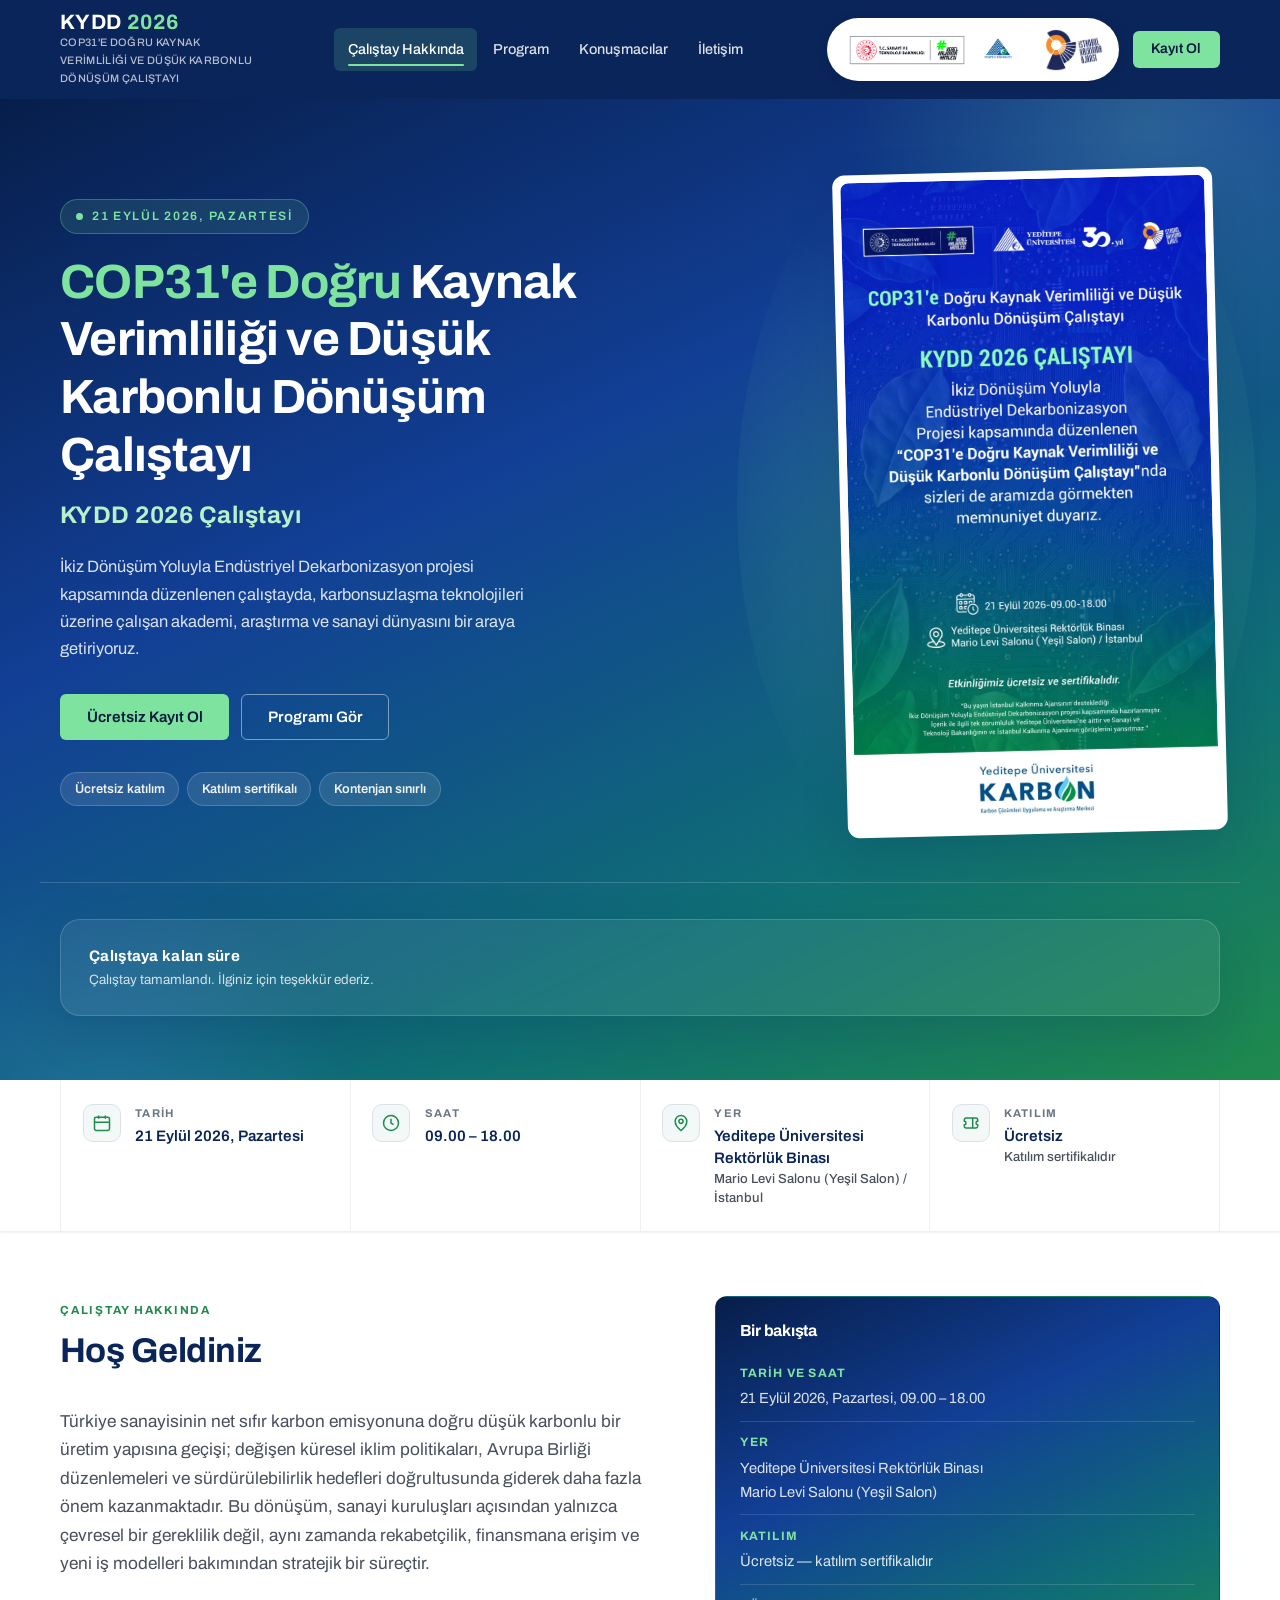
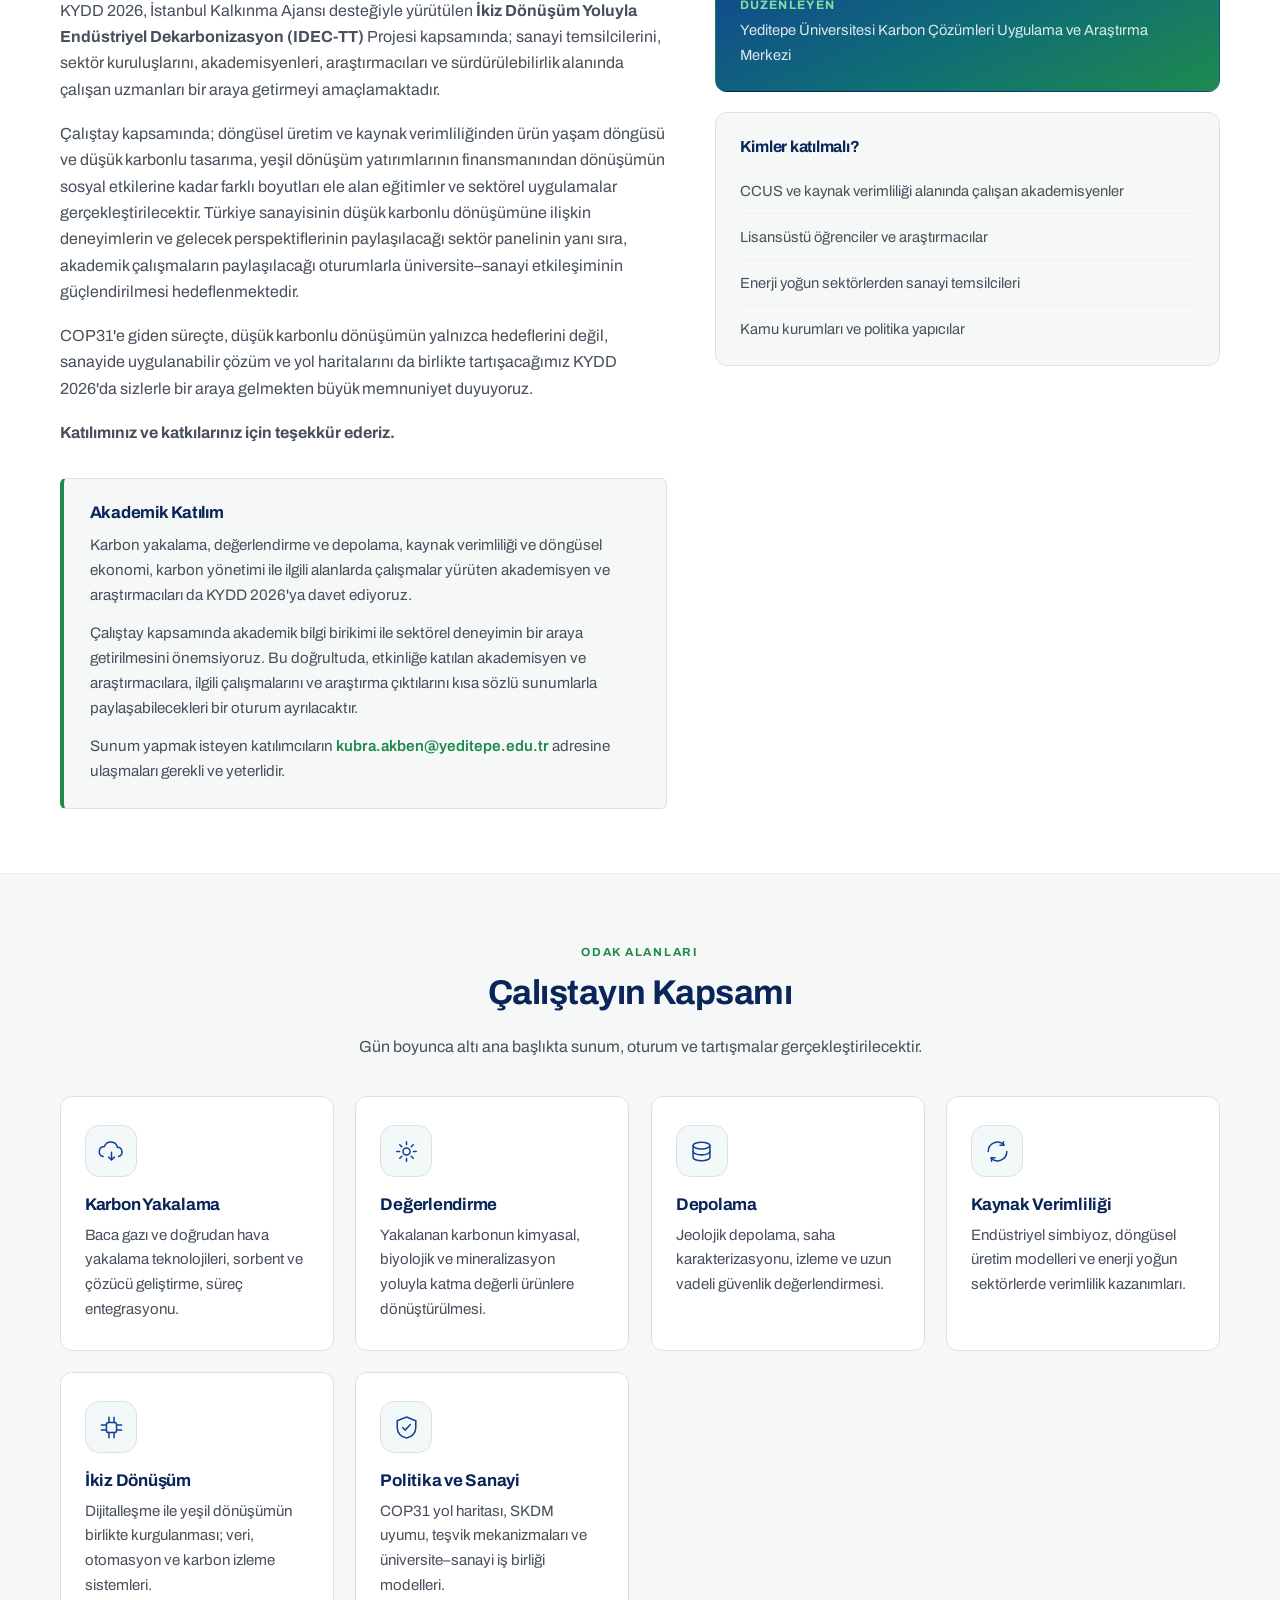
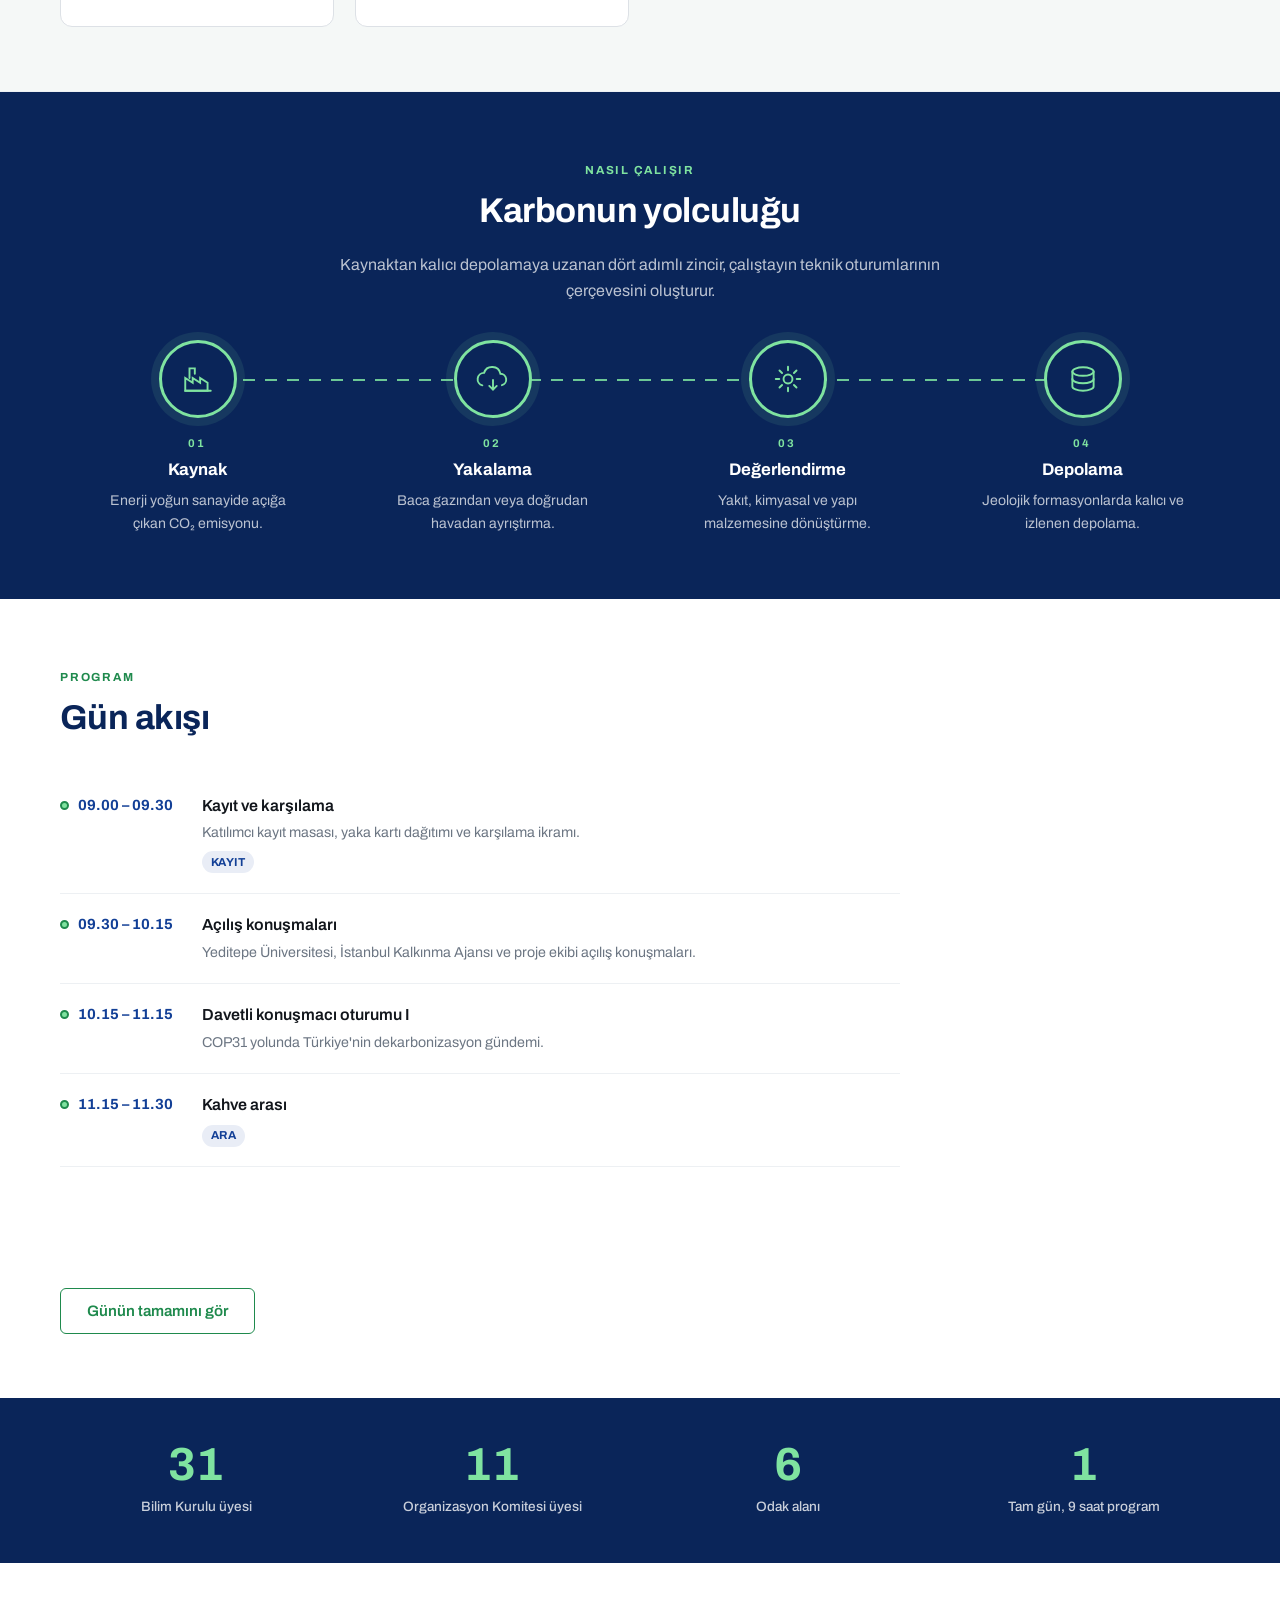
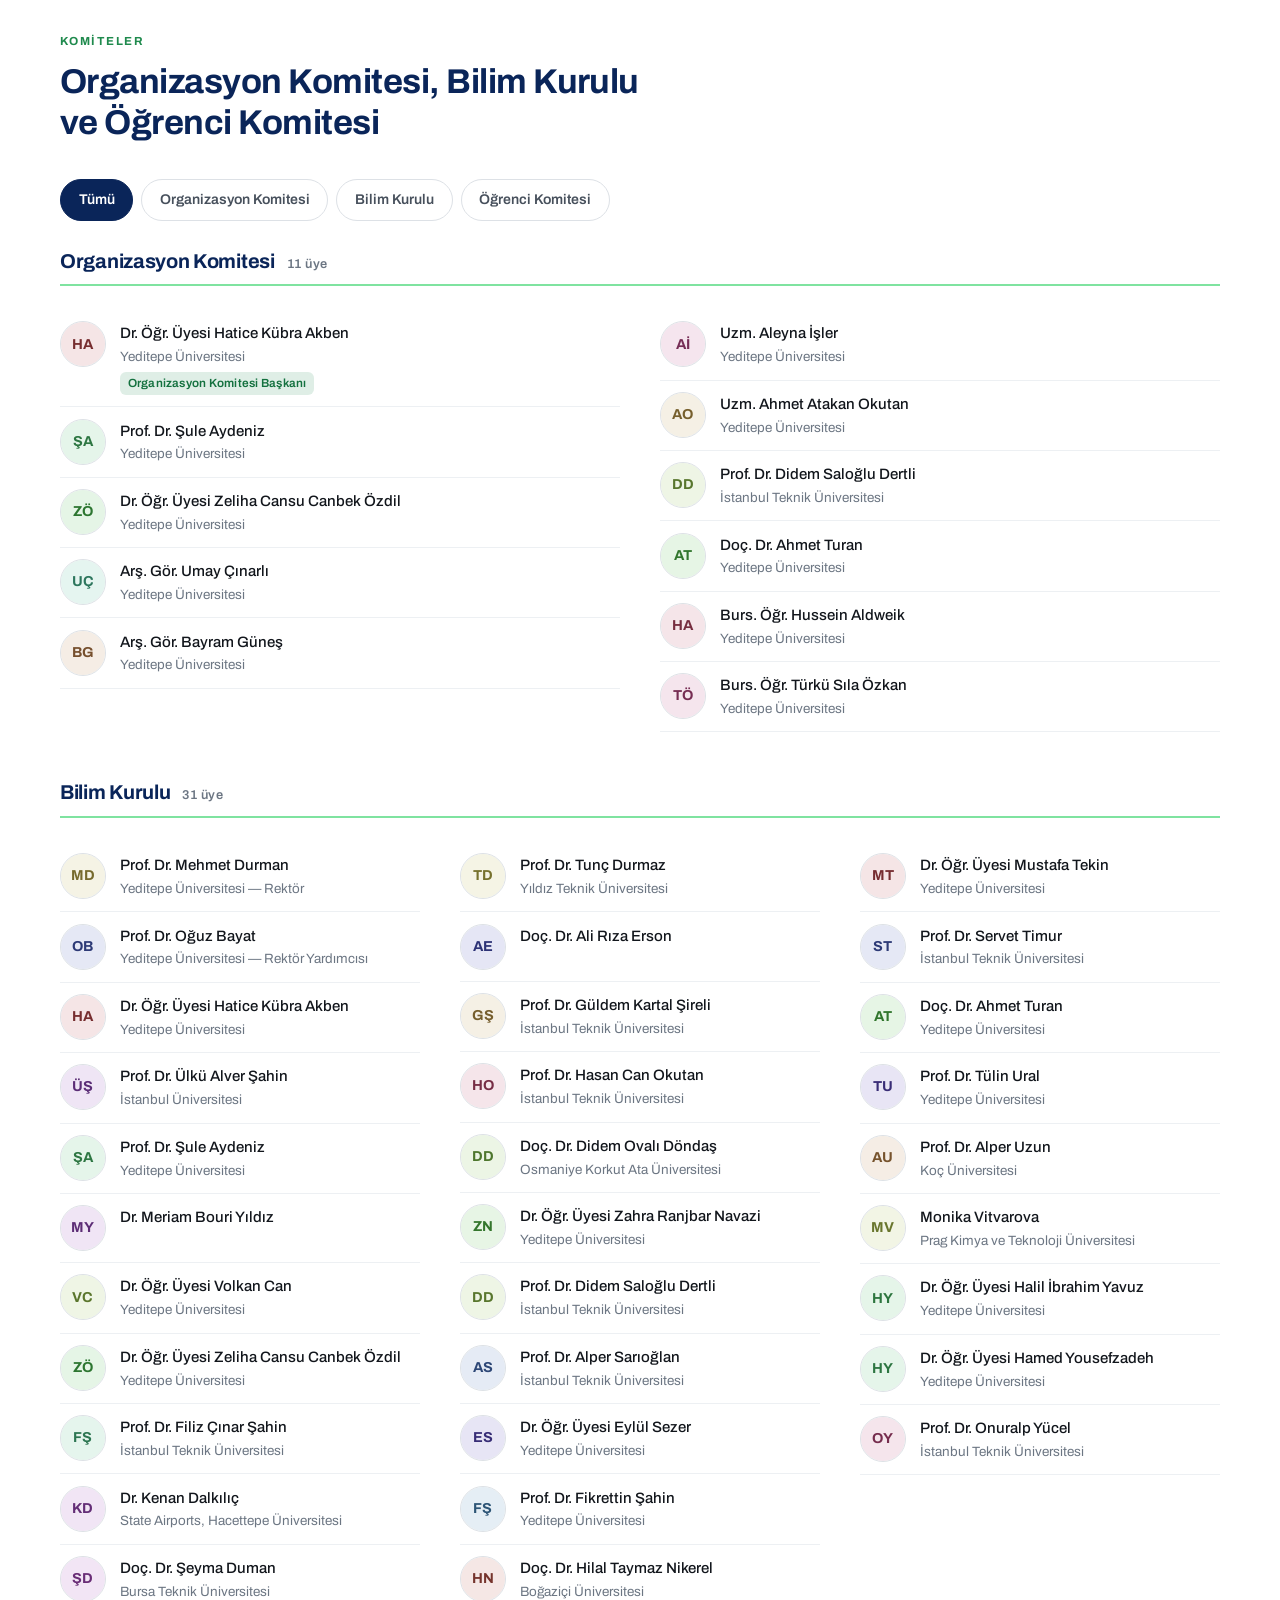
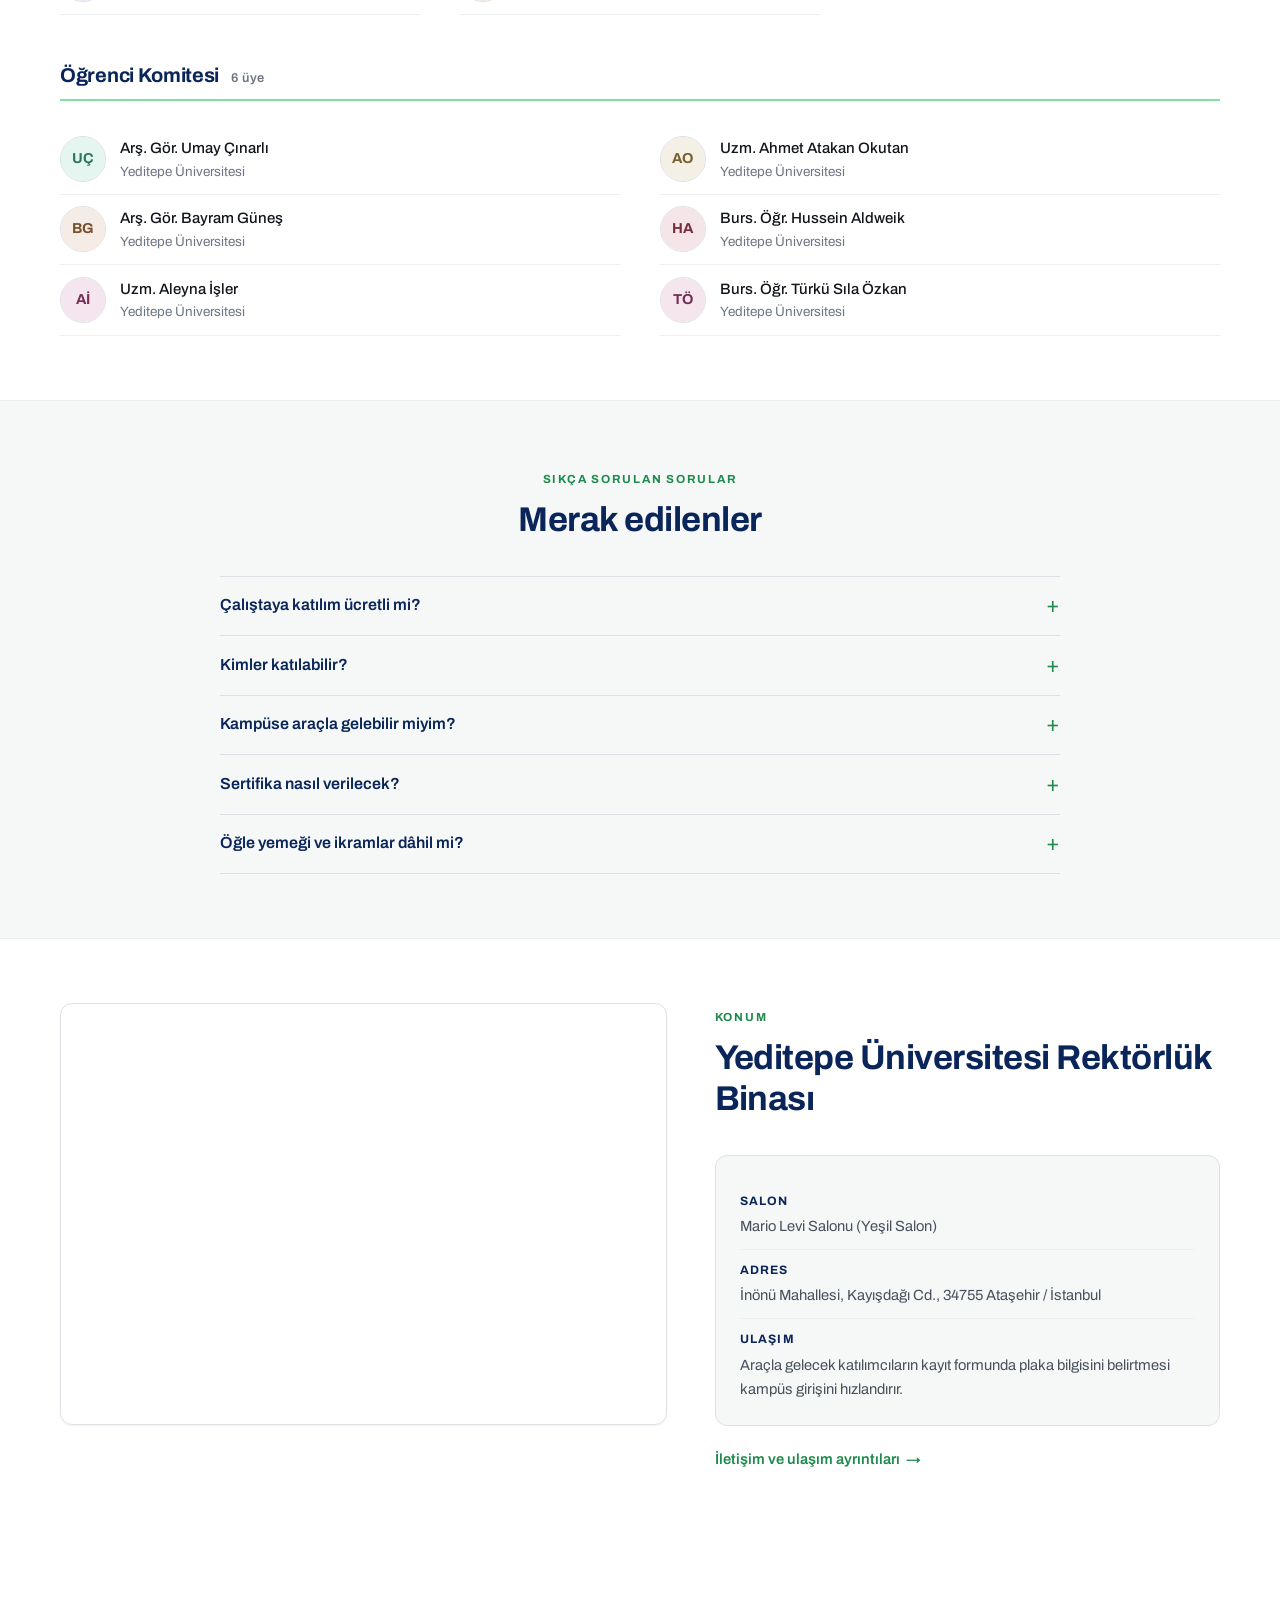
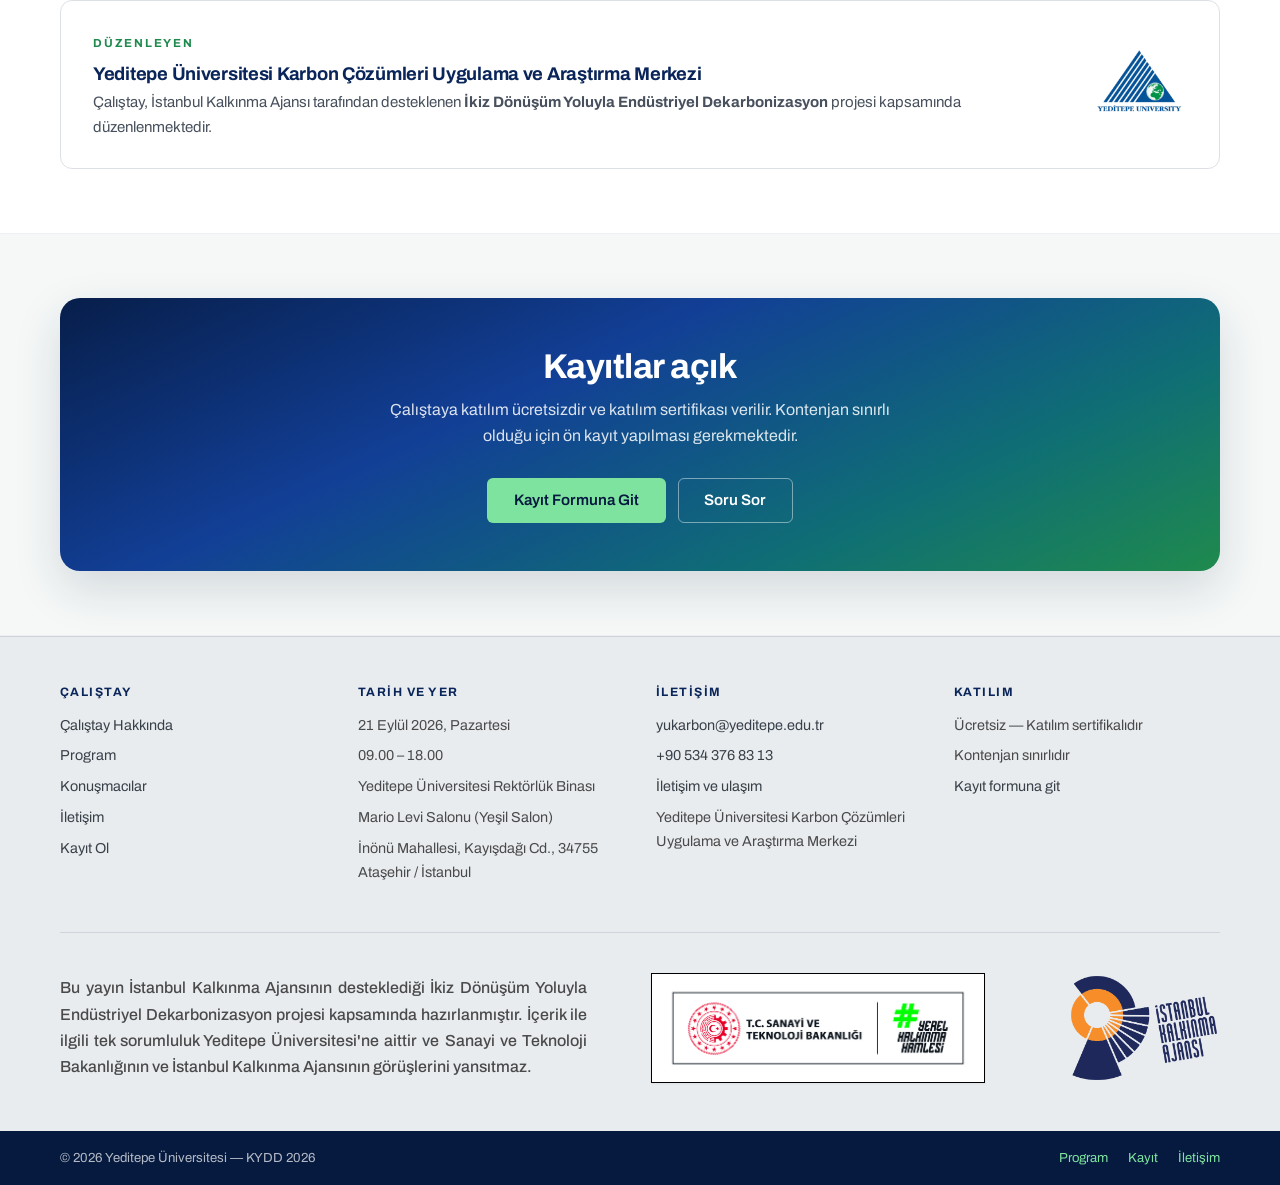
<file: index.html>
<!DOCTYPE html>
<html lang="tr">
<head>
<meta charset="utf-8">
<meta name="viewport" content="width=device-width, initial-scale=1">
<title>COP31'e Doğru Kaynak Verimliliği ve Düşük Karbonlu Dönüşüm Çalıştayı | KYDD 2026</title>
<meta name="description" content="KYDD 2026 — COP31'e Doğru Kaynak Verimliliği ve Düşük Karbonlu Dönüşüm Çalıştayı. 21 Eylül 2026, 09.00–18.00, Yeditepe Üniversitesi Rektörlük Binası, Mario Levi Salonu. Katılım ücretsiz ve sertifikalıdır.">
<meta property="og:title" content="KYDD 2026 — COP31'e Doğru Kaynak Verimliliği ve Düşük Karbonlu Dönüşüm Çalıştayı">
<meta property="og:description" content="21 Eylül 2026, Yeditepe Üniversitesi. Katılım ücretsiz ve sertifikalıdır.">
<meta property="og:type" content="website">
<meta property="og:locale" content="tr_TR">
<link rel="preconnect" href="https://fonts.googleapis.com">
<link rel="preconnect" href="https://fonts.gstatic.com" crossorigin>
<link href="https://fonts.googleapis.com/css2?family=Archivo:wght@400;500;600;700;800&display=swap" rel="stylesheet">
<link rel="stylesheet" href="assets/css/style.css">
<script src="assets/js/site-data.js"></script>
<script src="assets/js/layout.js"></script>
</head>
<body data-page="index.html">

<a class="skip-link" href="#main">İçeriğe geç</a>

<!-- Logo şeridi + üst menü: assets/js/layout.js üretir -->
<div data-kydd="header"></div>
<script>KYDD.mountHeader();</script>

<main id="main">

  <!-- ===== Hero ===== -->
  <section class="hero">
    <div class="container hero__grid">

      <div>
        <span class="hero__eyebrow"><span data-kydd-text="event.dateText">21 Eylül 2026</span></span>

        <h1>
          <em>COP31'e Doğru</em> Kaynak Verimliliği ve Düşük Karbonlu
          Dönüşüm Çalıştayı
        </h1>
        <p class="hero__subtitle">KYDD 2026 Çalıştayı</p>

        <p class="hero__lead">
          <span data-kydd-text="event.project">İkiz Dönüşüm Yoluyla Endüstriyel Dekarbonizasyon</span>
          projesi kapsamında düzenlenen çalıştayda, karbonsuzlaşma teknolojileri
          üzerine çalışan akademi, araştırma ve sanayi dünyasını bir araya
          getiriyoruz.
        </p>

        <div class="hero__actions">
          <a class="btn btn--mint" href="kayit.html">Ücretsiz Kayıt Ol</a>
          <a class="btn btn--outline" href="program.html">Programı Gör</a>
        </div>

        <div class="hero__badges">
          <span class="badge">Ücretsiz katılım</span>
          <span class="badge">Katılım sertifikalı</span>
          <span class="badge">Kontenjan sınırlı</span>
        </div>
      </div>

      <!-- Tanıtım afişi: layout.js üretir -->
      <div class="hero__visual" data-kydd="poster"></div>

    </div>

    <!-- Geri sayım bandı -->
    <div class="container hero__countdown">
      <div class="countdown countdown--band" data-countdown>
        <div class="countdown__meta">
          <span class="countdown__label">Çalıştaya kalan süre</span>
          <p class="countdown__note">
            <span data-kydd-text="event.venueName">Yeditepe Üniversitesi Rektörlük Binası</span> ·
            <span data-kydd-text="event.venueHall">Mario Levi Salonu</span>
          </p>
        </div>
        <div class="countdown__grid">
          <div class="countdown__cell">
            <span class="countdown__num" data-unit="gun">–</span>
            <span class="countdown__unit">Gün</span>
          </div>
          <div class="countdown__cell">
            <span class="countdown__num" data-unit="saat">–</span>
            <span class="countdown__unit">Saat</span>
          </div>
          <div class="countdown__cell">
            <span class="countdown__num" data-unit="dakika">–</span>
            <span class="countdown__unit">Dakika</span>
          </div>
          <div class="countdown__cell">
            <span class="countdown__num" data-unit="saniye">–</span>
            <span class="countdown__unit">Saniye</span>
          </div>
        </div>
      </div>
    </div>
  </section>

  <!-- ===== Hızlı bilgi şeridi (layout.js üretir) ===== -->
  <div data-kydd="factbar"></div>

  <!-- ===== Hoş geldiniz ===== -->
  <section class="section" id="hakkinda">
    <div class="container split">

      <div class="reveal">
        <div class="section__head">
          <span class="section-label">Çalıştay Hakkında</span>
          <h2>Hoş Geldiniz</h2>
        </div>

        <div class="prose">
          <p class="lead">
            Türkiye sanayisinin net sıfır karbon emisyonuna doğru düşük
            karbonlu bir üretim yapısına geçişi; değişen küresel iklim
            politikaları, Avrupa Birliği düzenlemeleri ve sürdürülebilirlik
            hedefleri doğrultusunda giderek daha fazla önem kazanmaktadır. Bu
            dönüşüm, sanayi kuruluşları açısından yalnızca çevresel bir
            gereklilik değil, aynı zamanda rekabetçilik, finansmana erişim ve
            yeni iş modelleri bakımından stratejik bir süreçtir.
          </p>
          <p>
            KYDD 2026, İstanbul Kalkınma Ajansı desteğiyle yürütülen
            <strong>İkiz Dönüşüm Yoluyla Endüstriyel Dekarbonizasyon
            (IDEC-TT)</strong> Projesi kapsamında; sanayi temsilcilerini,
            sektör kuruluşlarını, akademisyenleri, araştırmacıları ve
            sürdürülebilirlik alanında çalışan uzmanları bir araya getirmeyi
            amaçlamaktadır.
          </p>
          <p>
            Çalıştay kapsamında; döngüsel üretim ve kaynak verimliliğinden ürün
            yaşam döngüsü ve düşük karbonlu tasarıma, yeşil dönüşüm
            yatırımlarının finansmanından dönüşümün sosyal etkilerine kadar
            farklı boyutları ele alan eğitimler ve sektörel uygulamalar
            gerçekleştirilecektir. Türkiye sanayisinin düşük karbonlu
            dönüşümüne ilişkin deneyimlerin ve gelecek perspektiflerinin
            paylaşılacağı sektör panelinin yanı sıra, akademik çalışmaların
            paylaşılacağı oturumlarla üniversite–sanayi etkileşiminin
            güçlendirilmesi hedeflenmektedir.
          </p>
          <p>
            COP31'e giden süreçte, düşük karbonlu dönüşümün yalnızca
            hedeflerini değil, sanayide uygulanabilir çözüm ve yol haritalarını
            da birlikte tartışacağımız KYDD 2026'da sizlerle bir araya gelmekten
            büyük memnuniyet duyuyoruz.
          </p>
          <p><strong>Katılımınız ve katkılarınız için teşekkür ederiz.</strong></p>
        </div>

        <!-- Hoş geldiniz metninin ikinci bölümü: akademik katılım çağrısı -->
        <div class="notice notice--academic">
          <h3>Akademik Katılım</h3>
          <p>
            Karbon yakalama, değerlendirme ve depolama, kaynak verimliliği ve
            döngüsel ekonomi, karbon yönetimi ile ilgili alanlarda çalışmalar
            yürüten akademisyen ve araştırmacıları da KYDD 2026'ya davet
            ediyoruz.
          </p>
          <p>
            Çalıştay kapsamında akademik bilgi birikimi ile sektörel deneyimin
            bir araya getirilmesini önemsiyoruz. Bu doğrultuda, etkinliğe
            katılan akademisyen ve araştırmacılara, ilgili çalışmalarını ve
            araştırma çıktılarını kısa sözlü sunumlarla paylaşabilecekleri bir
            oturum ayrılacaktır.
          </p>
          <p>
            Sunum yapmak isteyen katılımcıların
            <a href="mailto:kubra.akben@yeditepe.edu.tr"
               data-kydd-text="event.abstractEmail">kubra.akben@yeditepe.edu.tr</a>
            adresine ulaşmaları gerekli ve yeterlidir.
          </p>
        </div>
      </div>

      <aside class="reveal" data-delay="1">
        <div class="aside-box aside-box--accent">
          <h3>Bir bakışta</h3>
          <ul class="info-list">
            <li>
              <strong>Tarih ve saat</strong>
              <span data-kydd-text="event.dateText"></span>,
              <span data-kydd-text="event.timeText"></span>
            </li>
            <li>
              <strong>Yer</strong>
              <span data-kydd-text="event.venueName"></span><br>
              <span data-kydd-text="event.venueHall"></span>
            </li>
            <li>
              <strong>Katılım</strong>
              Ücretsiz — katılım sertifikalıdır
            </li>
            <li>
              <strong>Düzenleyen</strong>
              <span data-kydd-text="event.center"></span>
            </li>
          </ul>
        </div>

        <div class="aside-box">
          <h3>Kimler katılmalı?</h3>
          <ul class="info-list">
            <li>CCUS ve kaynak verimliliği alanında çalışan akademisyenler</li>
            <li>Lisansüstü öğrenciler ve araştırmacılar</li>
            <li>Enerji yoğun sektörlerden sanayi temsilcileri</li>
            <li>Kamu kurumları ve politika yapıcılar</li>
          </ul>
        </div>
      </aside>

    </div>
  </section>

  <!-- ===== Odak alanları (layout.js üretir) ===== -->
  <section class="section section--soft" id="odak">
    <div class="container">
      <div class="section__head section__head--center">
        <span class="section-label">Odak Alanları</span>
        <h2>Çalıştayın Kapsamı</h2>
        <p>Gün boyunca altı ana başlıkta sunum, oturum ve tartışmalar
          gerçekleştirilecektir.</p>
      </div>
      <div class="card-grid" data-kydd="topics"></div>
    </div>
  </section>

  <!-- ===== Karbonun yolculuğu (süreç şeması) ===== -->
  <section class="section section--dark" id="surec">
    <div class="container">
      <div class="section__head section__head--center">
        <span class="section-label">Nasıl Çalışır</span>
        <h2>Karbonun yolculuğu</h2>
        <p>Kaynaktan kalıcı depolamaya uzanan dört adımlı zincir, çalıştayın
          teknik oturumlarının çerçevesini oluşturur.</p>
      </div>
      <ul class="flow" data-kydd="process"></ul>
    </div>
  </section>

  <!-- ===== Program önizleme (layout.js üretir) ===== -->
  <section class="section" id="program">
    <div class="container">
      <div class="section__head">
        <span class="section-label">Program</span>
        <h2>Gün akışı</h2>
      </div>

      <ul class="timeline" data-kydd="program-preview"></ul>

      <div class="section__foot">
        <a class="btn btn--ghost" href="program.html">Günün tamamını gör</a>
      </div>
    </div>
  </section>

  <!-- ===== Sayılarla (layout.js üretir) ===== -->
  <section class="section section--tight section--dark">
    <div class="container">
      <div class="stats" data-kydd="stats"></div>
    </div>
  </section>

  <!-- ===== Komiteler (layout.js üretir) ===== -->
  <section class="section" id="komiteler">
    <div class="container">
      <div class="section__head">
        <span class="section-label">Komiteler</span>
        <h2>Organizasyon Komitesi, Bilim Kurulu ve Öğrenci Komitesi</h2>
      </div>
      <div data-kydd="committees"></div>
    </div>
  </section>

  <!-- ===== SSS (layout.js üretir) ===== -->
  <section class="section section--soft" id="sss">
    <div class="container">
      <div class="section__head section__head--center">
        <span class="section-label">Sıkça Sorulan Sorular</span>
        <h2>Merak edilenler</h2>
      </div>
      <div data-kydd="faq"></div>
    </div>
  </section>

  <!-- ===== Konum ===== -->
  <section class="section" id="konum">
    <div class="container split">
      <div class="reveal" data-kydd="map"></div>

      <div class="reveal" data-delay="1">
        <div class="section__head">
          <span class="section-label">Konum</span>
          <h2 data-kydd-text="event.venueName">Yeditepe Üniversitesi Rektörlük Binası</h2>
        </div>
        <div class="aside-box">
          <ul class="info-list">
            <li>
              <strong>Salon</strong>
              <span data-kydd-text="event.venueHall"></span>
            </li>
            <li>
              <strong>Adres</strong>
              <span data-kydd-text="event.venueAddress"></span>
            </li>
            <li>
              <strong>Ulaşım</strong>
              Araçla gelecek katılımcıların kayıt formunda plaka bilgisini
              belirtmesi kampüs girişini hızlandırır.
            </li>
          </ul>
        </div>
        <p style="margin-top:1.25rem;">
          <a class="link-arrow" href="iletisim.html">İletişim ve ulaşım ayrıntıları</a>
        </p>
      </div>
    </div>
  </section>

  <!-- ===== Düzenleyen ===== -->
  <section class="section">
    <div class="container">
      <div class="org-card reveal">
        <div class="org-card__body">
          <span class="section-label">Düzenleyen</span>
          <h3 data-kydd-text="event.center">Yeditepe Üniversitesi Karbon Çözümleri Uygulama ve Araştırma Merkezi</h3>
          <p>
            Çalıştay, İstanbul Kalkınma Ajansı tarafından desteklenen
            <strong data-kydd-text="event.project"></strong> projesi kapsamında
            düzenlenmektedir.
          </p>
        </div>
        <img src="assets/yeditepe-logo.png" alt="Yeditepe Üniversitesi">
      </div>
    </div>
  </section>

  <!-- ===== Kayıt çağrısı ===== -->
  <section class="section section--soft">
    <div class="container">
      <div class="cta reveal">
        <h2>Kayıtlar açık</h2>
        <p>
          Çalıştaya katılım ücretsizdir ve katılım sertifikası verilir.
          Kontenjan sınırlı olduğu için ön kayıt yapılması gerekmektedir.
        </p>
        <div class="cta__actions">
          <a class="btn btn--mint" href="kayit.html">Kayıt Formuna Git</a>
          <a class="btn btn--outline" href="iletisim.html">Soru Sor</a>
        </div>
      </div>
    </div>
  </section>

</main>

<!-- Alt bilgi: assets/js/layout.js üretir -->
<div data-kydd="footer"></div>
<script>KYDD.mountFooter();</script>

<script src="assets/js/main.js"></script>
</body>
</html>
</file>
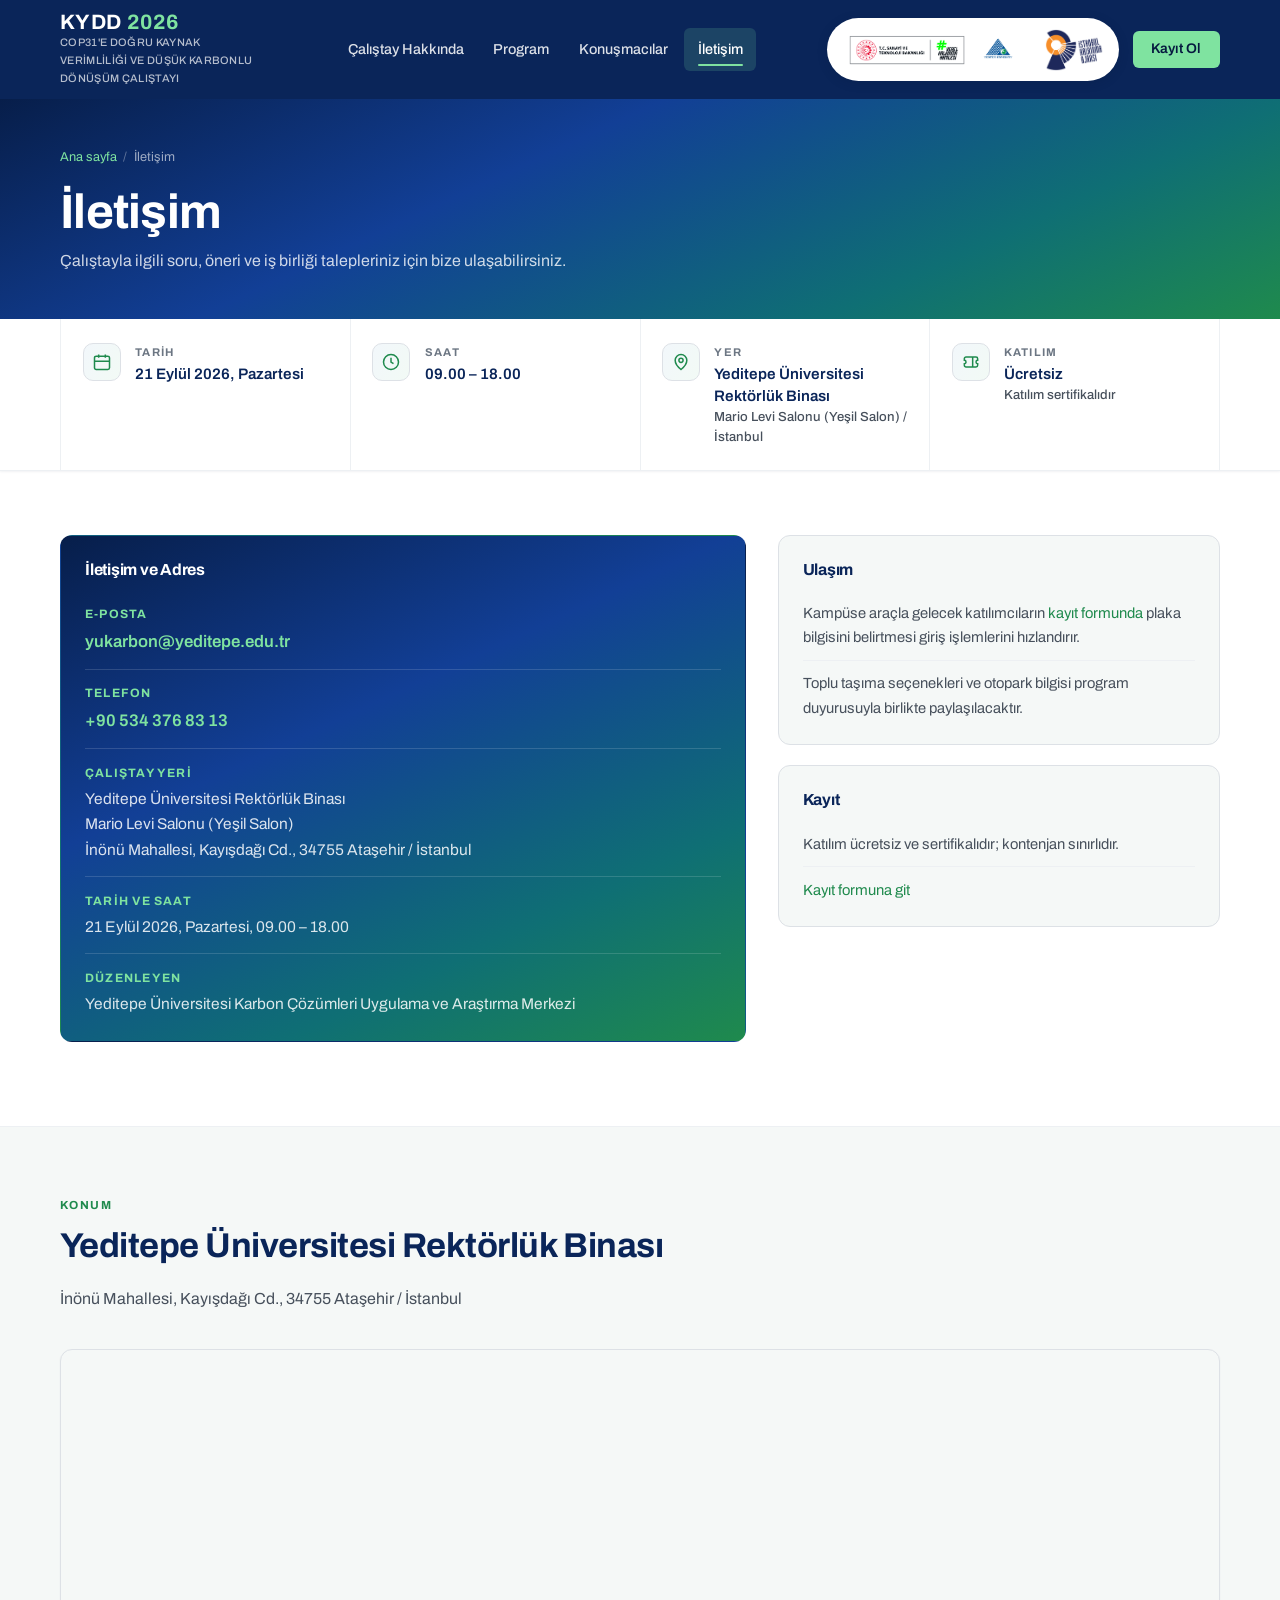
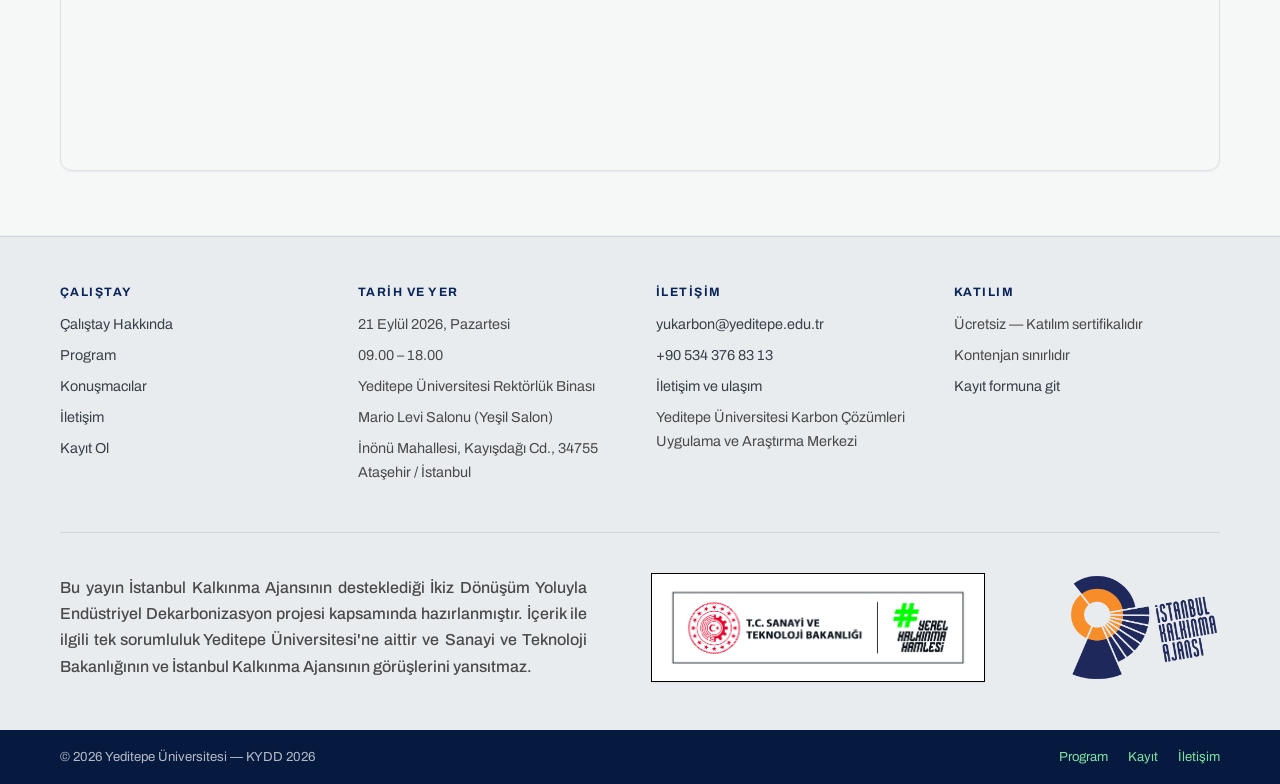
<file: iletisim.html>
<!DOCTYPE html>
<html lang="tr">
<head>
<meta charset="utf-8">
<meta name="viewport" content="width=device-width, initial-scale=1">
<title>İletişim | KYDD 2026</title>
<meta name="description" content="KYDD 2026 çalıştayı iletişim bilgileri, adres ve mesaj formu — Yeditepe Üniversitesi Rektörlük Binası, Mario Levi Salonu, Ataşehir / İstanbul.">
<link rel="preconnect" href="https://fonts.googleapis.com">
<link rel="preconnect" href="https://fonts.gstatic.com" crossorigin>
<link href="https://fonts.googleapis.com/css2?family=Archivo:wght@400;500;600;700;800&display=swap" rel="stylesheet">
<link rel="stylesheet" href="assets/css/style.css">
<script src="assets/js/site-data.js"></script>
<script src="assets/js/layout.js"></script>
</head>
<body data-page="iletisim.html">

<a class="skip-link" href="#main">İçeriğe geç</a>

<div data-kydd="header"></div>
<script>KYDD.mountHeader();</script>

<main id="main">

  <section class="page-head">
    <div class="container">
      <ul class="breadcrumb">
        <li><a href="index.html">Ana sayfa</a></li>
        <li>İletişim</li>
      </ul>
      <h1>İletişim</h1>
      <p>Çalıştayla ilgili soru, öneri ve iş birliği talepleriniz için bize
        ulaşabilirsiniz.</p>
    </div>
  </section>

  <div data-kydd="factbar"></div>

  <section class="section">
    <div class="container">
      <div class="contact-grid">

        <!-- Genişletilmiş iletişim kartı -->
        <div class="aside-box aside-box--accent contact-grid__main">
          <h3>İletişim ve Adres</h3>
          <ul class="info-list">
            <li>
              <strong>E-posta</strong>
              <a href="mailto:yukarbon@yeditepe.edu.tr"
                 data-kydd-text="event.email">yukarbon@yeditepe.edu.tr</a>
            </li>
            <li>
              <strong>Telefon</strong>
              <a href="tel:+905343768313" data-kydd-text="event.phone"></a>
            </li>
            <li>
              <strong>Çalıştay Yeri</strong>
              <span data-kydd-text="event.venueName"></span><br>
              <span data-kydd-text="event.venueHall"></span><br>
              <span data-kydd-text="event.venueAddress"></span>
            </li>
            <li>
              <strong>Tarih ve Saat</strong>
              <span data-kydd-text="event.dateText"></span>,
              <span data-kydd-text="event.timeText"></span>
            </li>
            <li>
              <strong>Düzenleyen</strong>
              <span data-kydd-text="event.center"></span>
            </li>
          </ul>
        </div>

        <div class="contact-grid__side">
          <div class="aside-box">
            <h3>Ulaşım</h3>
            <ul class="info-list">
              <li>Kampüse araçla gelecek katılımcıların
                <a href="kayit.html">kayıt formunda</a> plaka bilgisini
                belirtmesi giriş işlemlerini hızlandırır.</li>
              <li>Toplu taşıma seçenekleri ve otopark bilgisi program
                duyurusuyla birlikte paylaşılacaktır.</li>
            </ul>
          </div>

          <div class="aside-box">
            <h3>Kayıt</h3>
            <ul class="info-list">
              <li>Katılım ücretsiz ve sertifikalıdır; kontenjan sınırlıdır.</li>
              <li><a href="kayit.html">Kayıt formuna git</a></li>
            </ul>
          </div>
        </div>

      </div>
    </div>
  </section>

  <!-- Harita: layout.js üretir (adres site-data.js'ten gelir) -->
  <section class="section section--soft">
    <div class="container">
      <div class="section__head">
        <span class="section-label">Konum</span>
        <h2 data-kydd-text="event.venueName">Yeditepe Üniversitesi Rektörlük Binası</h2>
        <p data-kydd-text="event.venueAddress"></p>
      </div>
      <div data-kydd="map"></div>
    </div>
  </section>

</main>

<div data-kydd="footer"></div>
<script>KYDD.mountFooter();</script>

<script src="assets/js/main.js"></script>
</body>
</html>
</file>
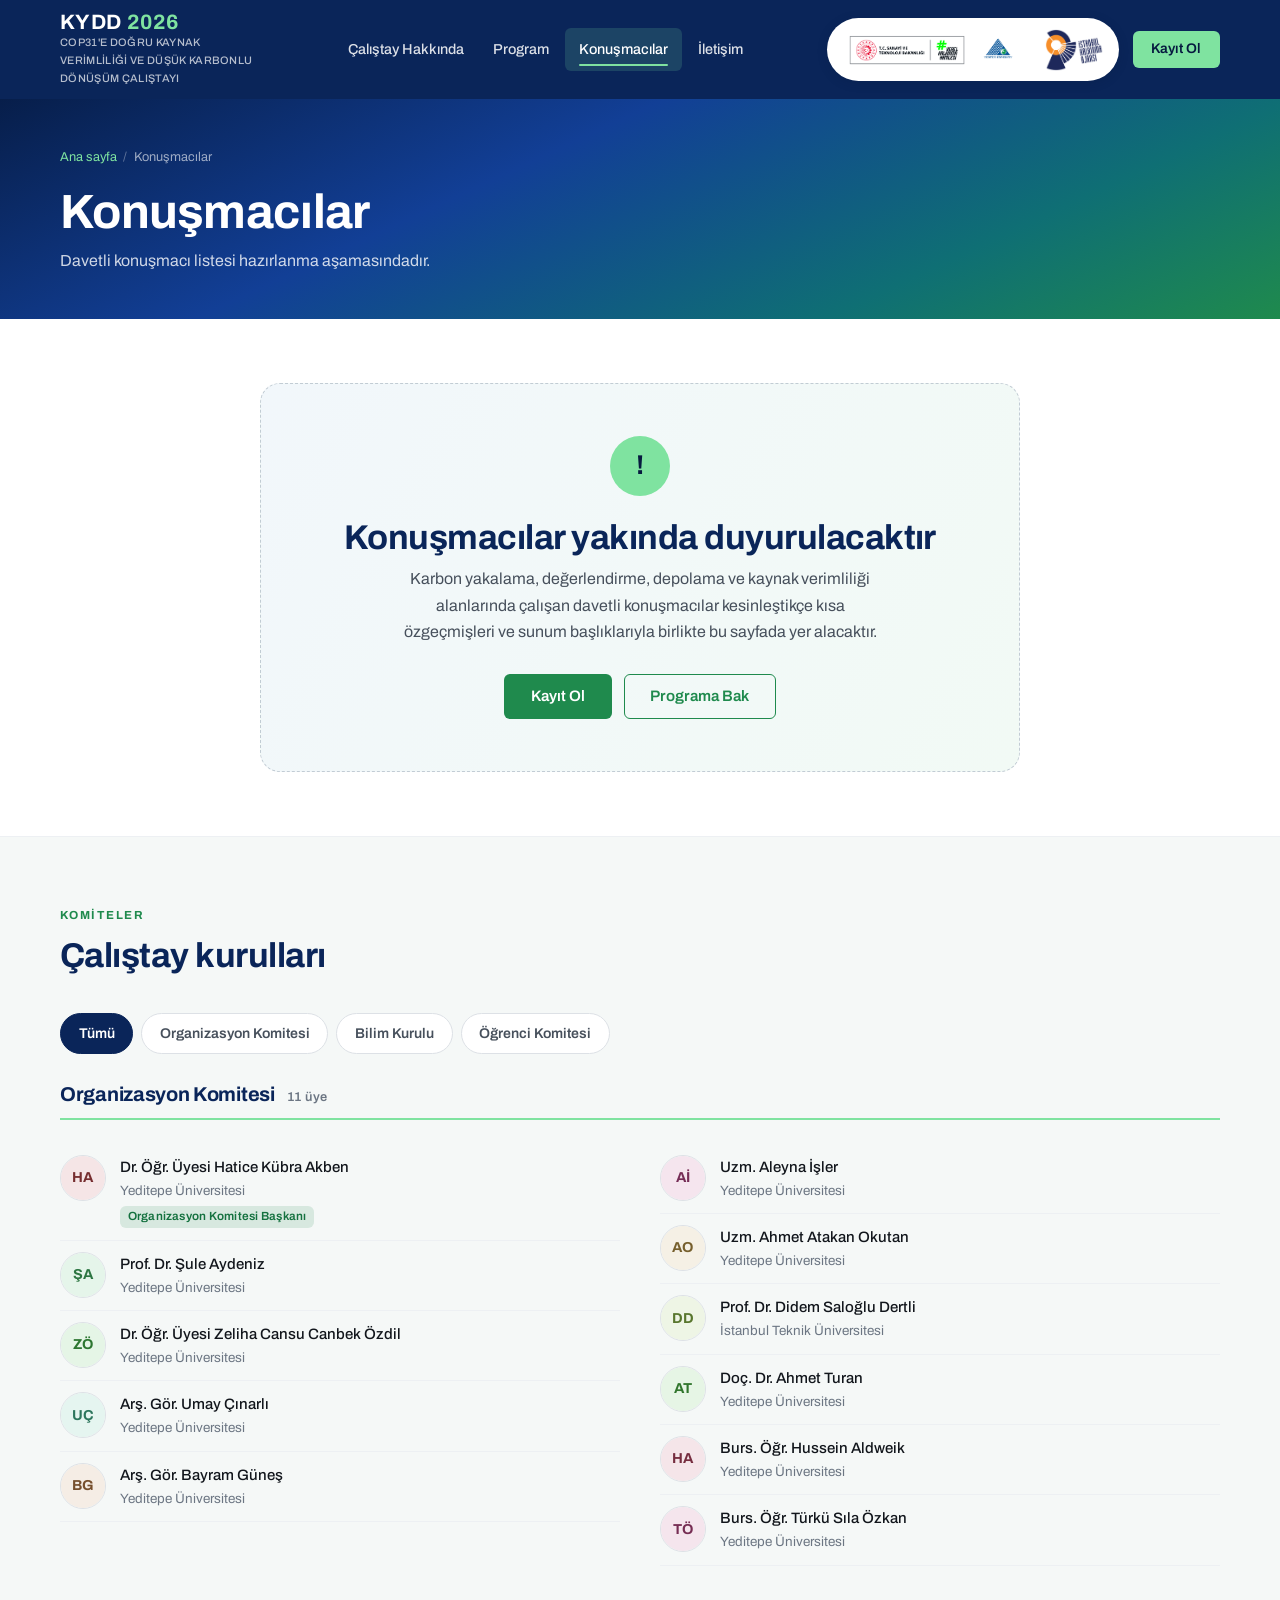
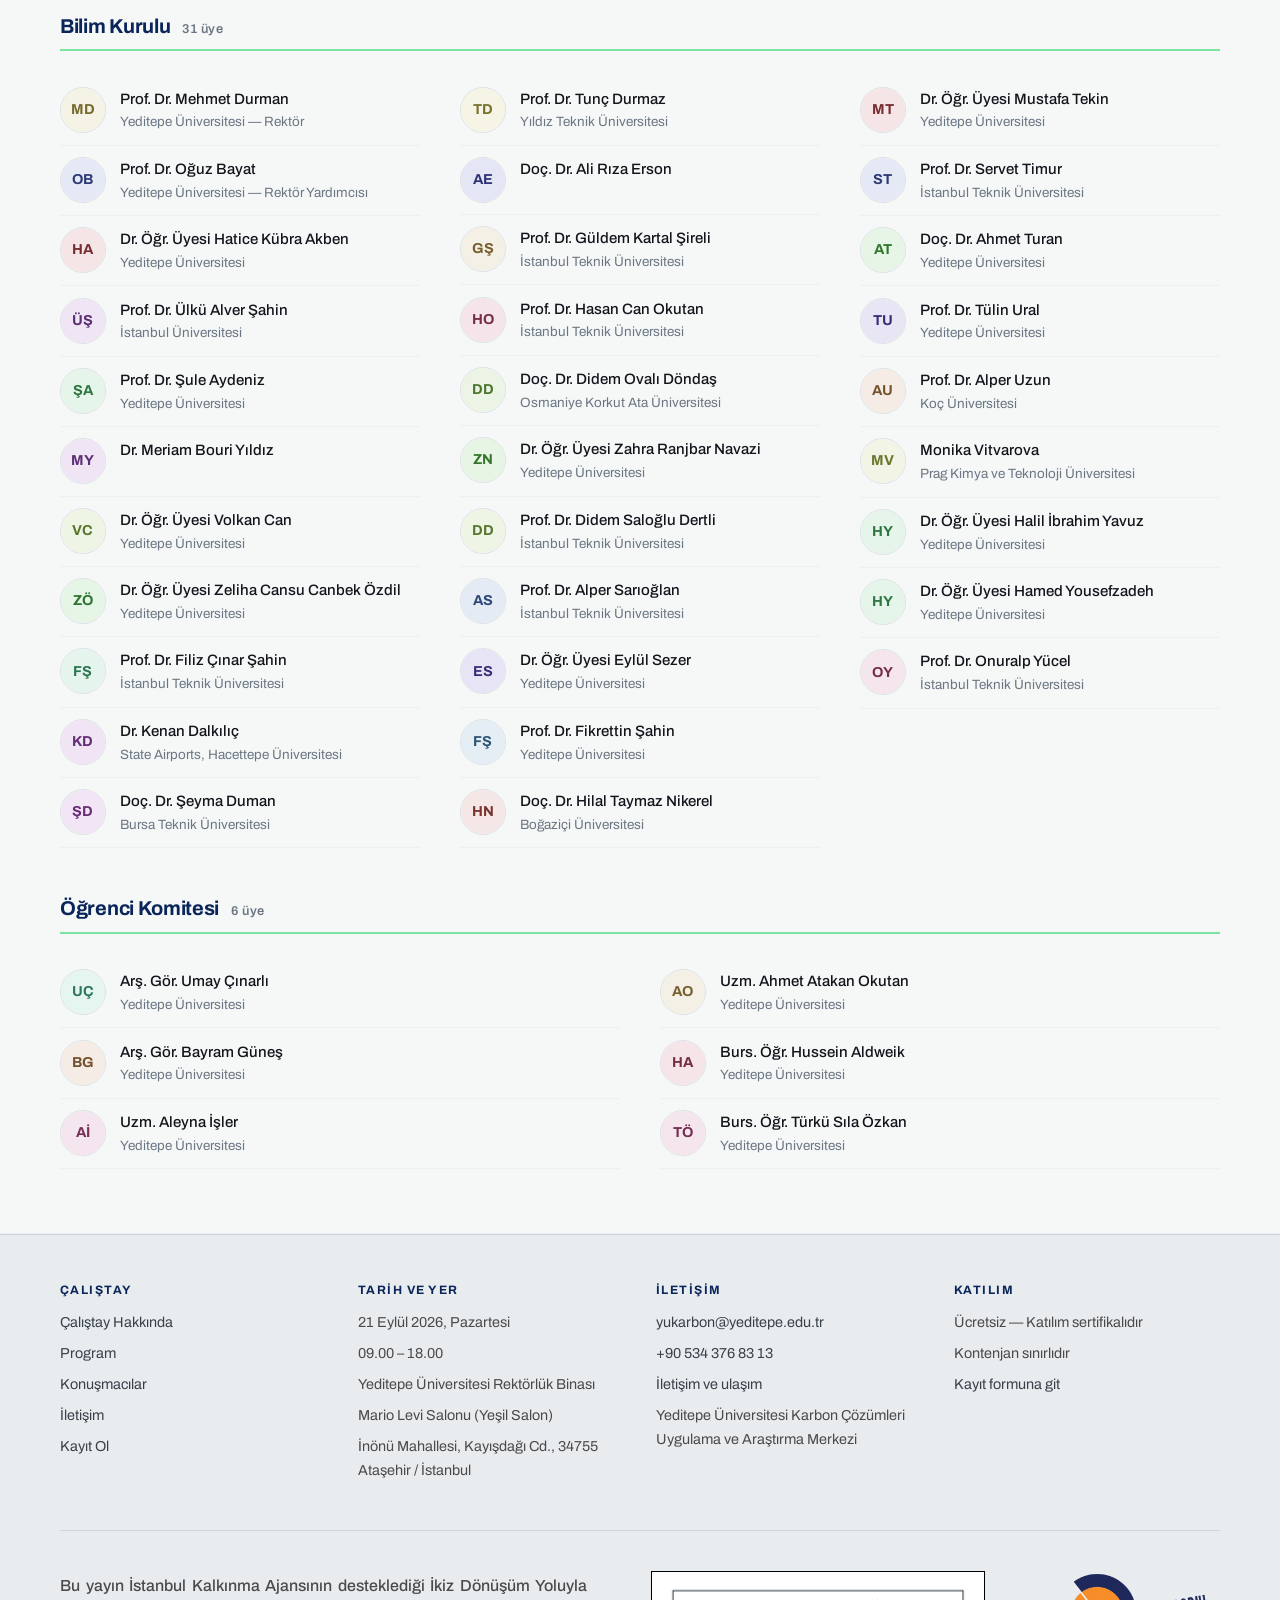
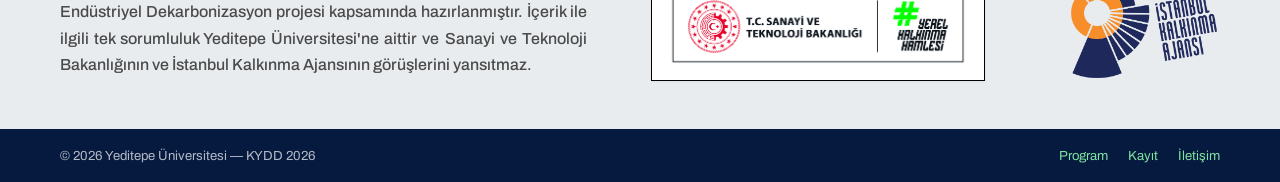
<file: konusmacilar.html>
<!DOCTYPE html>
<html lang="tr">
<head>
<meta charset="utf-8">
<meta name="viewport" content="width=device-width, initial-scale=1">
<title>Konuşmacılar | KYDD 2026</title>
<meta name="description" content="KYDD 2026 davetli konuşmacıları ve çalıştay kurulları.">
<link rel="preconnect" href="https://fonts.googleapis.com">
<link rel="preconnect" href="https://fonts.gstatic.com" crossorigin>
<link href="https://fonts.googleapis.com/css2?family=Archivo:wght@400;500;600;700;800&display=swap" rel="stylesheet">
<link rel="stylesheet" href="assets/css/style.css">
<script src="assets/js/site-data.js"></script>
<script src="assets/js/layout.js"></script>
</head>
<body data-page="konusmacilar.html">

<a class="skip-link" href="#main">İçeriğe geç</a>

<div data-kydd="header"></div>
<script>KYDD.mountHeader();</script>

<main id="main">

  <section class="page-head">
    <div class="container">
      <ul class="breadcrumb">
        <li><a href="index.html">Ana sayfa</a></li>
        <li>Konuşmacılar</li>
      </ul>
      <h1>Konuşmacılar</h1>
      <p>Davetli konuşmacı listesi hazırlanma aşamasındadır.</p>
    </div>
  </section>

  <section class="section">
    <div class="container">
      <div class="placeholder reveal">
        <div class="placeholder__icon" aria-hidden="true">!</div>
        <h2>Konuşmacılar yakında duyurulacaktır</h2>
        <p>
          Karbon yakalama, değerlendirme, depolama ve kaynak verimliliği
          alanlarında çalışan davetli konuşmacılar kesinleştikçe kısa
          özgeçmişleri ve sunum başlıklarıyla birlikte bu sayfada yer alacaktır.
        </p>
        <div class="placeholder__actions">
          <a class="btn" href="kayit.html">Kayıt Ol</a>
          <a class="btn btn--ghost" href="program.html">Programa Bak</a>
        </div>
      </div>
    </div>
  </section>

  <!-- Bilim Kurulu ve diğer komiteler: layout.js üretir -->
  <section class="section section--soft">
    <div class="container">
      <div class="section__head">
        <span class="section-label">Komiteler</span>
        <h2>Çalıştay kurulları</h2>
      </div>
      <div data-kydd="committees"></div>
    </div>
  </section>

</main>

<div data-kydd="footer"></div>
<script>KYDD.mountFooter();</script>

<script src="assets/js/main.js"></script>
</body>
</html>
</file>
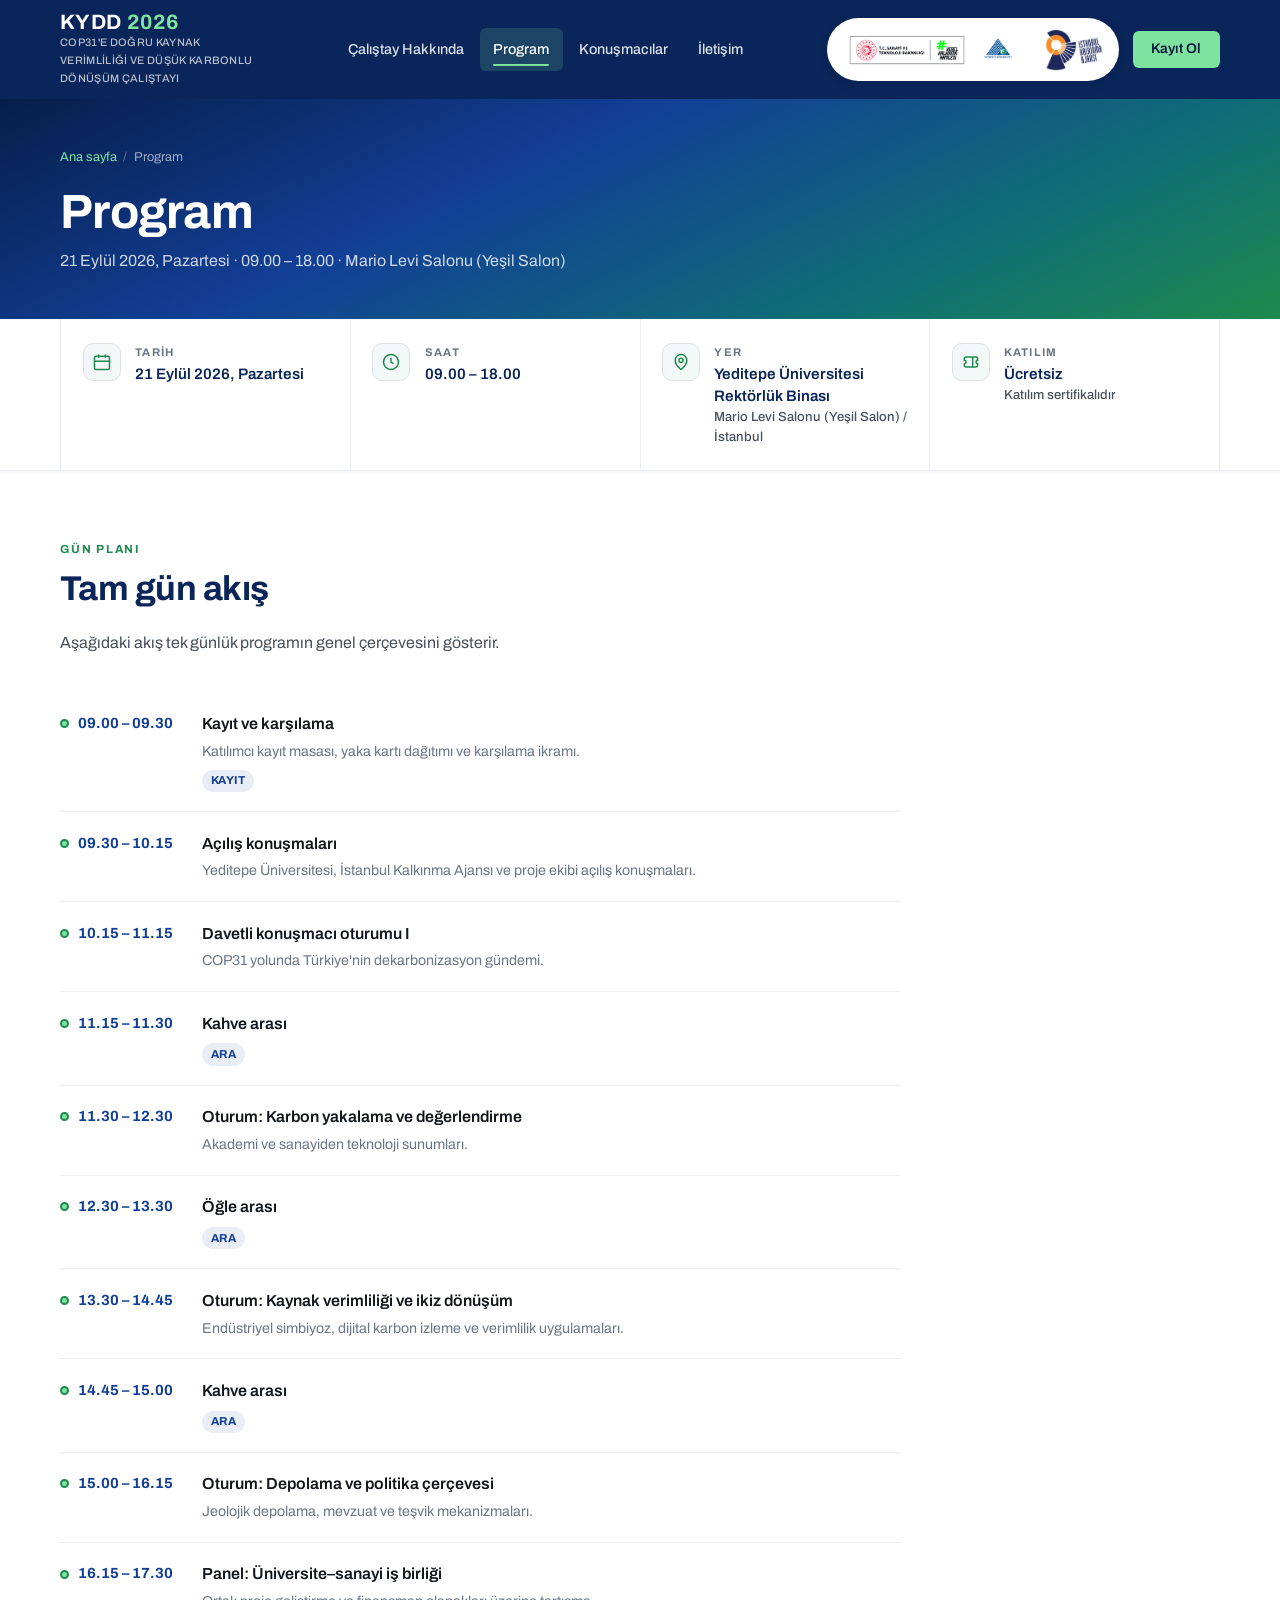
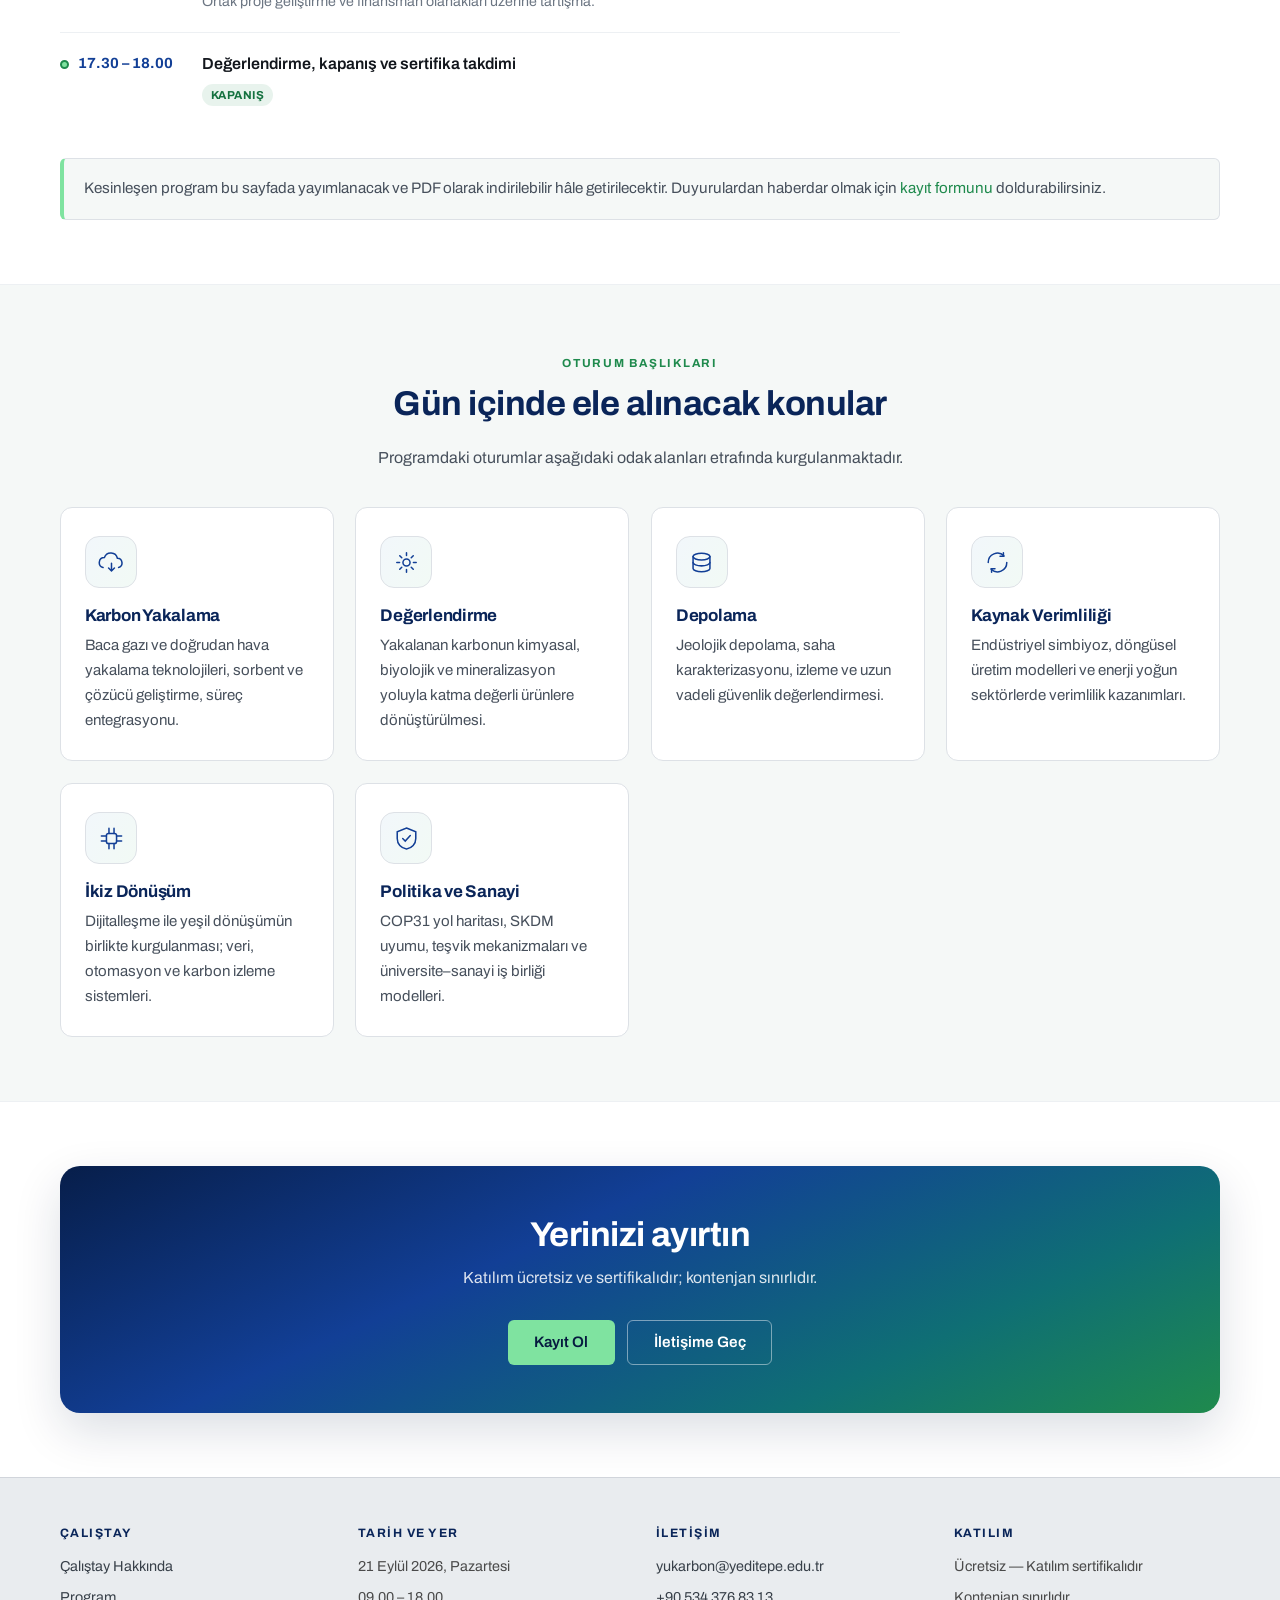
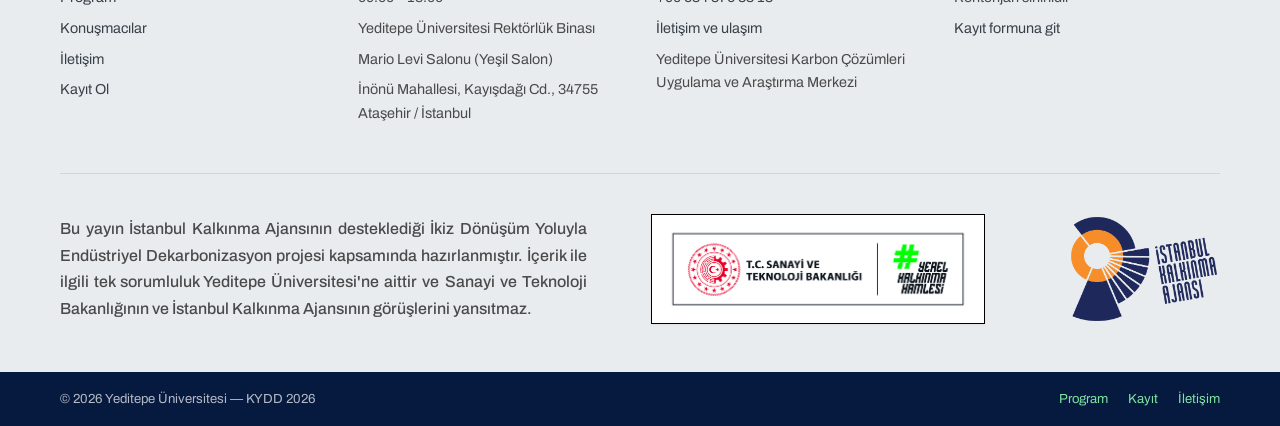
<file: program.html>
<!DOCTYPE html>
<html lang="tr">
<head>
<meta charset="utf-8">
<meta name="viewport" content="width=device-width, initial-scale=1">
<title>Program | KYDD 2026</title>
<meta name="description" content="KYDD 2026 çalıştay programı — 21 Eylül 2026, 09.00–18.00, Yeditepe Üniversitesi Rektörlük Binası, Mario Levi Salonu.">
<link rel="preconnect" href="https://fonts.googleapis.com">
<link rel="preconnect" href="https://fonts.gstatic.com" crossorigin>
<link href="https://fonts.googleapis.com/css2?family=Archivo:wght@400;500;600;700;800&display=swap" rel="stylesheet">
<link rel="stylesheet" href="assets/css/style.css">
<script src="assets/js/site-data.js"></script>
<script src="assets/js/layout.js"></script>
</head>
<body data-page="program.html">

<a class="skip-link" href="#main">İçeriğe geç</a>

<div data-kydd="header"></div>
<script>KYDD.mountHeader();</script>

<main id="main">

  <section class="page-head">
    <div class="container">
      <ul class="breadcrumb">
        <li><a href="index.html">Ana sayfa</a></li>
        <li>Program</li>
      </ul>
      <h1>Program</h1>
      <p>
        <span data-kydd-text="event.dateText"></span> ·
        <span data-kydd-text="event.timeText"></span> ·
        <span data-kydd-text="event.venueHall"></span>
      </p>
    </div>
  </section>

  <div data-kydd="factbar"></div>

  <section class="section">
    <div class="container">
      <div class="section__head">
        <span class="section-label">Gün Planı</span>
        <h2>Tam gün akış</h2>
        <p>Aşağıdaki akış tek günlük programın genel çerçevesini gösterir.</p>
      </div>

      <ul class="timeline" data-kydd="program"></ul>

      <div class="section__foot">
        <div class="notice">
          Kesinleşen program bu sayfada yayımlanacak ve PDF olarak
          indirilebilir hâle getirilecektir. Duyurulardan haberdar olmak için
          <a href="kayit.html">kayıt formunu</a> doldurabilirsiniz.
        </div>
      </div>
    </div>
  </section>

  <section class="section section--soft">
    <div class="container">
      <div class="section__head section__head--center">
        <span class="section-label">Oturum Başlıkları</span>
        <h2>Gün içinde ele alınacak konular</h2>
        <p>Programdaki oturumlar aşağıdaki odak alanları etrafında
          kurgulanmaktadır.</p>
      </div>
      <div class="card-grid" data-kydd="topics"></div>
    </div>
  </section>

  <section class="section">
    <div class="container">
      <div class="cta reveal">
        <h2>Yerinizi ayırtın</h2>
        <p>Katılım ücretsiz ve sertifikalıdır; kontenjan sınırlıdır.</p>
        <div class="cta__actions">
          <a class="btn btn--mint" href="kayit.html">Kayıt Ol</a>
          <a class="btn btn--outline" href="iletisim.html">İletişime Geç</a>
        </div>
      </div>
    </div>
  </section>

</main>

<div data-kydd="footer"></div>
<script>KYDD.mountFooter();</script>

<script src="assets/js/main.js"></script>
</body>
</html>
</file>
<file: assets/css/style.css>
/* ==========================================================================
   KYDD 2026 — COP31'e Doğru Kaynak Verimliliği ve
   Düşük Karbonlu Dönüşüm Çalıştayı
   Ortak stil dosyası
   ========================================================================== */

/* --------------------------------------------------------------------------
   1. Değişkenler
   -------------------------------------------------------------------------- */
:root {
  /* Renkler afiş tasarımından alındı: üstte lacivert-mavi, altta yeşil,
     vurgu rengi nane yeşili. */
  --navy-900: #061a3f;
  --navy-800: #0a2559;
  --navy: #123f96;
  --teal: #0f6f74;
  --green-700: #14713f;
  --green: #1f8a4d;
  --mint: #7fe3a0;
  --mint-soft: #b7f0c9;

  --brand: var(--green);
  --brand-dark: var(--navy-800);
  --brand-light: var(--mint);

  --ink: #12161c;
  --ink-soft: #47505c;
  --ink-muted: #6c7683;
  --line: #dde1e6;
  --line-soft: #edf0f3;
  --bg: #ffffff;
  --bg-soft: #f5f8f7;
  --bg-footer: #e9ecef;

  --grad: linear-gradient(155deg, #071e4a 0%, #123f96 38%, #0f6f74 74%, #1f8a4d 100%);
  --grad-soft: linear-gradient(120deg, #f2f7fb 0%, #f2faf5 100%);

  --radius: 6px;
  --radius-lg: 12px;
  --radius-xl: 20px;

  --shadow-sm: 0 1px 2px rgba(6, 26, 63, 0.06);
  --shadow: 0 6px 20px rgba(6, 26, 63, 0.08);
  --shadow-lg: 0 18px 48px rgba(6, 26, 63, 0.14);

  --container: 1200px;
  --pad-x: 1.25rem;
  --header-h: 72px;

  /* --- İSTKA Görünürlük Rehberi (s. 12-14) --------------------------------
     Ajans ve Bakanlık logoları aynı büyüklükte ve görünürlükte olmalıdır;
     her iki yerleşimde de taban yükseklik ikisi için ortaktır.

     Yararlanıcının dikey/kare logosu Bakanlık ARMA ÇAPINI aşamaz; bu sınır
     aşağıdaki iki ölçülmüş orandan türetilir.

     DİKKAT: İSTKA logosunun sanal ortamdaki asgari ölçüsü 120x84 px'tir.
     Bu ölçü ALT BİLGİDE sağlanır (--footer-logo-h 90/110 px). Üst menüdeki
     logo grubu gezinme çubuğuna sığması için daha küçüktür; asgari ölçü
     gerekiyorsa --header-logo-h 84 px'e çıkarılmalı veya logolar yeniden
     ayrı bir şeride alınmalıdır. */

  /* Üst menüdeki logo grubunun taban yüksekliği (Bakanlık = İSTKA). */
  --header-logo-h: 42px;
  /* Güvenlik alanı (s. 12-13): X = 1/4 R; marka dairesi logo yüksekliği
     kadar olduğundan X = logo yüksekliği / 4. Solda 3X, diğer yönlerde X. */
  --header-istka-x: calc(var(--header-logo-h) / 4);

  /* bakanlik-logo.jpg (1349x438) üzerinden ölçüldü: arma çapı 210 px,
     yüksekliğin %47.9'u. */
  --arma-orani: 0.48;
  /* yeditepe-logo.png (600x600) çevresinde beyaz boşluk var: görünür
     içerik dosyanın yüksekliğinin %63.5'i. Sınır görünür markaya
     uygulanmalı, dosya kutusuna değil. */
  --yeditepe-doluluk: 0.635;

  --footer-logo-h: 90px;
}

/* --------------------------------------------------------------------------
   2. Temel
   -------------------------------------------------------------------------- */
*,
*::before,
*::after {
  box-sizing: border-box;
}

html {
  -webkit-text-size-adjust: 100%;
  scroll-behavior: smooth;
  /* Sticky header bağlantı hedeflerini örtmesin. */
  scroll-padding-top: calc(var(--header-h) + 1rem);
}

body {
  margin: 0;
  font-family: "Archivo", "Segoe UI", system-ui, -apple-system, Arial, sans-serif;
  font-size: 16px;
  line-height: 1.65;
  color: var(--ink);
  background: var(--bg);
  -webkit-font-smoothing: antialiased;
  overflow-x: hidden;
}

img {
  max-width: 100%;
  height: auto;
  display: block;
}

a {
  color: var(--green);
  text-decoration: none;
}

a:hover {
  text-decoration: underline;
}

h1,
h2,
h3,
h4 {
  margin: 0 0 0.6em;
  line-height: 1.2;
  font-weight: 700;
  letter-spacing: -0.015em;
  color: var(--navy-800);
}

h1 {
  font-size: clamp(1.85rem, 4.2vw, 3rem);
}

h2 {
  font-size: clamp(1.45rem, 3vw, 2.15rem);
}

h3 {
  font-size: 1.15rem;
}

p {
  margin: 0 0 1.1em;
}

p:last-child {
  margin-bottom: 0;
}

hr {
  border: 0;
  border-top: 1px solid var(--line);
  margin: 2.5rem 0;
}

:focus-visible {
  outline: 3px solid var(--mint);
  outline-offset: 2px;
}

.container {
  width: 100%;
  max-width: var(--container);
  margin: 0 auto;
  padding-left: var(--pad-x);
  padding-right: var(--pad-x);
}

.container--narrow {
  max-width: 860px;
}

.skip-link {
  position: absolute;
  left: -9999px;
  top: 0;
  z-index: 100;
  background: var(--navy-800);
  color: #fff;
  padding: 0.75rem 1.25rem;
}

.skip-link:focus {
  left: 0;
}

.visually-hidden {
  position: absolute;
  width: 1px;
  height: 1px;
  margin: -1px;
  padding: 0;
  overflow: hidden;
  clip: rect(0 0 0 0);
  white-space: nowrap;
  border: 0;
}

/* --------------------------------------------------------------------------
   3. Üst menüdeki destekleyen kurum logoları
   --------------------------------------------------------------------------
   Logolar artık ayrı bir şeritte değil, üst menüde "Kayıt Ol" düğmesinin
   yanında beyaz bir grup içinde durur. Logo dosyalarının zeminleri beyaz
   olduğu için grup da beyaz bir kutuya alınmıştır.

   Oranlar korunur: Bakanlık ve Ajans --header-logo-h yüksekliğinde ve
   birbirine eşittir; Yeditepe logosu aynı arma/doluluk oranıyla türetilir. */
.header-logos {
  display: flex;
  align-items: center;
  /* Aradaki boşluk İSTKA güvenlik alanının (X) altına inmez. */
  gap: var(--header-istka-x);
  background: #fff;
  border-radius: 999px;
  padding: var(--header-istka-x) calc(var(--header-istka-x) * 1.5);
  box-shadow: 0 2px 10px rgba(6, 26, 63, 0.25);
}

/* İSTKA güvenlik alanı: solda 3X (gap X'i zaten sağlıyor, kalan 2X). */
.header-logos__link:last-child {
  padding-left: calc(var(--header-istka-x) * 2);
}

.header-logos__link {
  display: inline-flex;
  align-items: center;
  min-width: 0;
}

.header-logos__link:hover {
  text-decoration: none;
}

.header-logos__img {
  width: auto;
  height: auto;
  max-height: var(--header-logo-h);
  max-width: 100%;
}

/* Yararlanıcı (kare) logosu Bakanlık arma çapını aşamaz — şeritteki
   oranın aynısı. */
.header-logos__img--yeditepe {
  max-height: calc(
    var(--header-logo-h) * var(--arma-orani) / var(--yeditepe-doluluk)
  );
}

.header-actions {
  display: flex;
  align-items: center;
  gap: 0.85rem;
  flex-shrink: 0;
}

/* --------------------------------------------------------------------------
   4. Üst menü
   -------------------------------------------------------------------------- */
.site-header {
  background: var(--navy-800);
  position: sticky;
  top: 0;
  z-index: 50;
  transition: box-shadow 0.2s ease, background-color 0.2s ease;
}

.site-header.is-stuck {
  background: rgba(7, 30, 74, 0.97);
  backdrop-filter: saturate(140%) blur(8px);
  box-shadow: 0 8px 24px rgba(6, 26, 63, 0.28);
}

.site-header__inner {
  display: flex;
  align-items: center;
  justify-content: space-between;
  gap: 1.5rem;
  min-height: var(--header-h);
}

.brand {
  display: flex;
  flex-direction: column;
  color: #fff;
  padding: 0.7rem 0;
  min-width: 0;
}

.brand:hover {
  text-decoration: none;
}

.brand__abbr {
  font-size: 1.3rem;
  font-weight: 700;
  letter-spacing: 0.04em;
  line-height: 1.1;
}

.brand__abbr span {
  color: var(--mint);
}

.brand__name {
  font-size: 0.68rem;
  font-weight: 500;
  letter-spacing: 0.03em;
  color: rgba(255, 255, 255, 0.7);
  text-transform: uppercase;
  max-width: 34ch;
}

.nav-toggle {
  display: none;
  align-items: center;
  gap: 0.5rem;
  background: transparent;
  border: 1px solid rgba(255, 255, 255, 0.35);
  border-radius: var(--radius);
  color: #fff;
  font: inherit;
  font-size: 0.85rem;
  padding: 0.5rem 0.75rem;
  cursor: pointer;
}

.nav-toggle__bars {
  display: block;
  position: relative;
  width: 18px;
  height: 2px;
  background: #fff;
  transition: background-color 0.2s ease;
}

.nav-toggle__bars::before,
.nav-toggle__bars::after {
  content: "";
  position: absolute;
  left: 0;
  width: 18px;
  height: 2px;
  background: #fff;
  transition: transform 0.2s ease;
}

.nav-toggle__bars::before {
  top: -6px;
}

.nav-toggle__bars::after {
  top: 6px;
}

.nav-toggle[aria-expanded="true"] .nav-toggle__bars {
  background: transparent;
}

.nav-toggle[aria-expanded="true"] .nav-toggle__bars::before {
  transform: translateY(6px) rotate(45deg);
}

.nav-toggle[aria-expanded="true"] .nav-toggle__bars::after {
  transform: translateY(-6px) rotate(-45deg);
}

.site-nav ul {
  display: flex;
  align-items: center;
  gap: 0.15rem;
  list-style: none;
  margin: 0;
  padding: 0;
}

.site-nav a {
  display: block;
  position: relative;
  padding: 0.6rem 0.85rem;
  border-radius: var(--radius);
  color: rgba(255, 255, 255, 0.86);
  font-size: 0.9rem;
  font-weight: 500;
  white-space: nowrap;
  transition: color 0.15s ease, background-color 0.15s ease;
}

.site-nav a:hover {
  background: rgba(255, 255, 255, 0.1);
  color: #fff;
  text-decoration: none;
}

.site-nav a.is-active {
  color: #fff;
  background: rgba(127, 227, 160, 0.16);
}

.site-nav a.is-active::after {
  content: "";
  position: absolute;
  left: 0.85rem;
  right: 0.85rem;
  bottom: 0.3rem;
  height: 2px;
  border-radius: 2px;
  background: var(--mint);
}

/* Menüdeki kayıt düğmesi */
.site-nav .nav-cta a,
.site-nav a.nav-cta__link {
  background: var(--green);
  color: #fff;
  font-weight: 600;
  padding: 0.6rem 1.15rem;
  margin-left: 0.4rem;
}

.site-nav .nav-cta a:hover {
  background: var(--mint);
  color: var(--navy-900);
}

.site-nav .nav-cta a.is-active::after {
  display: none;
}

/* --------------------------------------------------------------------------
   5. Hero
   -------------------------------------------------------------------------- */
.hero {
  position: relative;
  background: var(--grad);
  color: #fff;
  padding: 4.5rem 0 4rem;
  overflow: hidden;
  isolation: isolate;
}

/* Afişteki devre/yaprak dokusunu anıştıran hafif desen — dekoratif. */
.hero::before,
.hero::after {
  content: "";
  position: absolute;
  border-radius: 50%;
  z-index: -1;
  pointer-events: none;
}

.hero::before {
  width: 620px;
  height: 620px;
  top: -280px;
  right: -180px;
  background: radial-gradient(circle, rgba(127, 227, 160, 0.22), transparent 68%);
}

.hero::after {
  width: 520px;
  height: 520px;
  bottom: -300px;
  left: -160px;
  background: radial-gradient(circle, rgba(90, 160, 255, 0.2), transparent 68%);
}

/* Afişteki devre kartı dokusunu anıştıran ince ızgara — dekoratif. */
.hero,
.section--dark,
.cta {
  background-image: var(--grad),
    url("data:image/svg+xml,%3Csvg xmlns='http://www.w3.org/2000/svg' width='72' height='72' viewBox='0 0 72 72'%3E%3Cg fill='none' stroke='%23ffffff' stroke-opacity='0.05' stroke-width='1'%3E%3Cpath d='M0 18h72M0 54h72M18 0v72M54 0v72'/%3E%3C/g%3E%3Cg fill='%23ffffff' fill-opacity='0.07'%3E%3Ccircle cx='18' cy='18' r='2'/%3E%3Ccircle cx='54' cy='54' r='2'/%3E%3C/g%3E%3C/svg%3E");
  background-blend-mode: normal;
}

.hero__grid {
  display: grid;
  grid-template-columns: minmax(0, 1.25fr) minmax(0, 0.85fr);
  gap: 3.5rem;
  align-items: center;
}

.hero__visual {
  position: relative;
}

/* Afişin arkasındaki hafif hâle */
.hero__visual::before {
  content: "";
  position: absolute;
  inset: -12% -8%;
  border-radius: 50%;
  background: radial-gradient(circle, rgba(127, 227, 160, 0.24), transparent 70%);
  z-index: -1;
}

/* Geri sayım artık hero'nun altında tam genişlikte bir bant */
.hero__countdown {
  margin-top: 3rem;
  padding-top: 2.25rem;
  border-top: 1px solid rgba(255, 255, 255, 0.16);
}

.hero__eyebrow {
  display: inline-flex;
  align-items: center;
  gap: 0.55rem;
  font-size: 0.76rem;
  font-weight: 600;
  letter-spacing: 0.14em;
  text-transform: uppercase;
  color: var(--mint);
  background: rgba(127, 227, 160, 0.12);
  border: 1px solid rgba(127, 227, 160, 0.3);
  border-radius: 999px;
  padding: 0.4rem 0.95rem;
  margin-bottom: 1.25rem;
}

.hero__eyebrow::before {
  content: "";
  width: 7px;
  height: 7px;
  border-radius: 50%;
  background: var(--mint);
  box-shadow: 0 0 0 0 rgba(127, 227, 160, 0.7);
  animation: pulse 2.4s ease-out infinite;
}

@keyframes pulse {
  70% {
    box-shadow: 0 0 0 9px rgba(127, 227, 160, 0);
  }
  100% {
    box-shadow: 0 0 0 0 rgba(127, 227, 160, 0);
  }
}

.hero h1 {
  color: #fff;
  max-width: 20ch;
  margin-bottom: 0.75rem;
}

.hero h1 em {
  font-style: normal;
  color: var(--mint);
}

.hero__subtitle {
  font-size: clamp(1.1rem, 2.2vw, 1.5rem);
  font-weight: 700;
  letter-spacing: 0.02em;
  color: var(--mint-soft);
  margin-bottom: 1.1rem;
}

.hero__lead {
  font-size: 1.03rem;
  color: rgba(255, 255, 255, 0.85);
  max-width: 56ch;
  margin-bottom: 2rem;
}

.hero__actions {
  display: flex;
  flex-wrap: wrap;
  gap: 0.75rem;
  margin-bottom: 2rem;
}

.hero__badges {
  display: flex;
  flex-wrap: wrap;
  gap: 0.5rem;
}

.badge {
  display: inline-flex;
  align-items: center;
  gap: 0.4rem;
  font-size: 0.8rem;
  font-weight: 600;
  color: rgba(255, 255, 255, 0.92);
  background: rgba(255, 255, 255, 0.1);
  border: 1px solid rgba(255, 255, 255, 0.18);
  border-radius: 999px;
  padding: 0.35rem 0.85rem;
}

/* Geri sayım kartı */
.countdown {
  background: rgba(255, 255, 255, 0.08);
  border: 1px solid rgba(255, 255, 255, 0.16);
  border-radius: var(--radius-xl);
  padding: 1.75rem;
  backdrop-filter: blur(6px);
  box-shadow: var(--shadow-lg);
}

.countdown__label {
  display: block;
  font-size: 0.72rem;
  font-weight: 600;
  letter-spacing: 0.14em;
  text-transform: uppercase;
  color: var(--mint);
  margin-bottom: 1rem;
  text-align: center;
}

.countdown__grid {
  display: grid;
  grid-template-columns: repeat(4, minmax(0, 1fr));
  gap: 0.6rem;
}

.countdown__cell {
  background: rgba(255, 255, 255, 0.08);
  border-radius: var(--radius-lg);
  padding: 0.85rem 0.35rem;
  text-align: center;
}

.countdown__num {
  display: block;
  font-size: clamp(1.4rem, 3.2vw, 2rem);
  font-weight: 700;
  line-height: 1.1;
  color: #fff;
  font-variant-numeric: tabular-nums;
}

.countdown__unit {
  display: block;
  font-size: 0.68rem;
  font-weight: 600;
  letter-spacing: 0.1em;
  text-transform: uppercase;
  color: rgba(255, 255, 255, 0.68);
  margin-top: 0.25rem;
}

.countdown__note {
  margin-top: 1.1rem;
  padding-top: 1rem;
  border-top: 1px solid rgba(255, 255, 255, 0.14);
  font-size: 0.84rem;
  color: rgba(255, 255, 255, 0.8);
  text-align: center;
}

/* Yatay bant biçimi (hero altında) */
.countdown--band {
  display: flex;
  flex-wrap: wrap;
  align-items: center;
  justify-content: space-between;
  gap: 1.5rem 2rem;
  padding: 1.5rem 1.75rem;
  background: rgba(255, 255, 255, 0.07);
}

.countdown--band .countdown__label,
.countdown--band .countdown__note {
  margin: 0;
  padding: 0;
  border: 0;
  text-align: left;
}

.countdown--band .countdown__label {
  font-size: 0.95rem;
  font-weight: 700;
  letter-spacing: 0.02em;
  text-transform: none;
  color: #fff;
}

.countdown--band .countdown__meta {
  min-width: 0;
}

.countdown--band .countdown__grid {
  grid-template-columns: repeat(4, minmax(76px, 1fr));
  flex: 0 1 auto;
}

.countdown.is-past .countdown__grid {
  display: none;
}

/* Alt sayfaların ince başlık bandı */
.page-head {
  position: relative;
  background: var(--grad);
  color: #fff;
  padding: 3rem 0 2.75rem;
  overflow: hidden;
}

.page-head h1 {
  color: #fff;
  margin-bottom: 0.4rem;
}

.page-head p {
  color: rgba(255, 255, 255, 0.8);
  max-width: 62ch;
  margin: 0;
}

.breadcrumb {
  display: flex;
  flex-wrap: wrap;
  gap: 0.4rem;
  list-style: none;
  margin: 0 0 1rem;
  padding: 0;
  font-size: 0.8rem;
  color: rgba(255, 255, 255, 0.6);
}

.breadcrumb a {
  color: var(--mint);
}

.breadcrumb li + li::before {
  content: "/";
  margin-right: 0.4rem;
  color: rgba(255, 255, 255, 0.35);
}

/* --------------------------------------------------------------------------
   6. Hızlı bilgi şeridi
   -------------------------------------------------------------------------- */
.factbar {
  background: #fff;
  border-bottom: 1px solid var(--line-soft);
  box-shadow: var(--shadow-sm);
}

.factbar__grid {
  display: grid;
  grid-template-columns: repeat(auto-fit, minmax(210px, 1fr));
  gap: 1px;
  background: var(--line-soft);
  border-left: 1px solid var(--line-soft);
  border-right: 1px solid var(--line-soft);
}

.factbar__item {
  background: #fff;
  padding: 1.5rem 1.35rem;
  display: flex;
  gap: 0.9rem;
  align-items: flex-start;
}

.factbar__icon {
  flex: 0 0 auto;
  width: 38px;
  height: 38px;
  border-radius: 10px;
  background: var(--grad-soft);
  border: 1px solid var(--line);
  color: var(--green);
  display: flex;
  align-items: center;
  justify-content: center;
}

.factbar__icon svg {
  width: 20px;
  height: 20px;
}

.factbar__label {
  display: block;
  font-size: 0.7rem;
  font-weight: 700;
  letter-spacing: 0.12em;
  text-transform: uppercase;
  color: var(--ink-muted);
  margin-bottom: 0.15rem;
}

.factbar__value {
  display: block;
  font-size: 0.95rem;
  font-weight: 600;
  color: var(--navy-800);
  line-height: 1.45;
}

.factbar__value small {
  display: block;
  font-size: 0.82rem;
  font-weight: 500;
  color: var(--ink-soft);
}

/* --------------------------------------------------------------------------
   7. Bölümler
   -------------------------------------------------------------------------- */
.section {
  padding: 4rem 0;
}

.section--tight {
  padding: 2.75rem 0;
}

.section--soft {
  background: var(--bg-soft);
  border-top: 1px solid var(--line-soft);
  border-bottom: 1px solid var(--line-soft);
}

.section--dark {
  background: var(--navy-800);
  color: rgba(255, 255, 255, 0.85);
}

.section--dark h2,
.section--dark h3 {
  color: #fff;
}

.section--dark .section__head p {
  color: rgba(255, 255, 255, 0.72);
}

.section--dark .section-label {
  color: var(--mint);
}

.section__head {
  max-width: 68ch;
  margin-bottom: 2.25rem;
}

.section__head--center {
  margin-left: auto;
  margin-right: auto;
  text-align: center;
}

.section__head p {
  color: var(--ink-soft);
}

.section-label {
  display: inline-block;
  font-size: 0.73rem;
  font-weight: 700;
  letter-spacing: 0.15em;
  text-transform: uppercase;
  color: var(--green);
  margin-bottom: 0.6rem;
}

.section__foot {
  margin-top: 2rem;
}

.lead {
  font-size: 1.08rem;
  color: var(--ink-soft);
}

.prose {
  max-width: 72ch;
}

.prose p {
  color: var(--ink-soft);
}

/* İki sütunlu anlatım bloğu */
.split {
  display: grid;
  grid-template-columns: minmax(0, 1.2fr) minmax(0, 1fr);
  gap: 3rem;
  align-items: start;
}

/* --------------------------------------------------------------------------
   8. Butonlar
   -------------------------------------------------------------------------- */
.btn {
  display: inline-flex;
  align-items: center;
  justify-content: center;
  gap: 0.5rem;
  padding: 0.8rem 1.6rem;
  border: 1px solid transparent;
  border-radius: var(--radius);
  background: var(--green);
  color: #fff;
  font: inherit;
  font-size: 0.95rem;
  font-weight: 600;
  line-height: 1.2;
  cursor: pointer;
  transition: background-color 0.15s ease, border-color 0.15s ease,
    color 0.15s ease, transform 0.15s ease, box-shadow 0.15s ease;
}

.btn:hover {
  background: #17703c;
  color: #fff;
  text-decoration: none;
  transform: translateY(-1px);
  box-shadow: var(--shadow);
}

.btn--mint {
  background: var(--mint);
  color: var(--navy-900);
}

.btn--mint:hover {
  background: #a6efc0;
  color: var(--navy-900);
}

.btn--outline {
  background: transparent;
  border-color: rgba(255, 255, 255, 0.45);
  color: #fff;
}

.btn--outline:hover {
  background: rgba(255, 255, 255, 0.12);
  border-color: #fff;
}

.btn--ghost {
  background: transparent;
  border-color: var(--green);
  color: var(--green);
}

.btn--ghost:hover {
  background: var(--green);
  color: #fff;
}

.btn--sm {
  padding: 0.55rem 1.1rem;
  font-size: 0.87rem;
}

/* Metin bağlantısı + ok */
.link-arrow {
  display: inline-flex;
  align-items: center;
  gap: 0.4rem;
  font-weight: 600;
  font-size: 0.92rem;
}

.link-arrow::after {
  content: "→";
  transition: transform 0.15s ease;
}

.link-arrow:hover {
  text-decoration: none;
}

.link-arrow:hover::after {
  transform: translateX(3px);
}

/* --------------------------------------------------------------------------
   9. Kartlar
   -------------------------------------------------------------------------- */
.card-grid {
  display: grid;
  grid-template-columns: repeat(auto-fit, minmax(250px, 1fr));
  gap: 1.35rem;
}

.card {
  position: relative;
  background: #fff;
  border: 1px solid var(--line);
  border-radius: var(--radius-lg);
  padding: 1.75rem 1.5rem;
  transition: transform 0.2s ease, box-shadow 0.2s ease, border-color 0.2s ease;
  overflow: hidden;
}

.card::before {
  content: "";
  position: absolute;
  inset: 0 0 auto 0;
  height: 3px;
  background: linear-gradient(90deg, var(--navy), var(--green));
  transform: scaleX(0);
  transform-origin: left;
  transition: transform 0.25s ease;
}

.card:hover {
  transform: translateY(-3px);
  box-shadow: var(--shadow);
  border-color: #c9d3da;
}

.card:hover::before {
  transform: scaleX(1);
}

.card__icon {
  display: inline-flex;
  align-items: center;
  justify-content: center;
  width: 52px;
  height: 52px;
  border-radius: 14px;
  background: var(--grad-soft);
  border: 1px solid var(--line);
  color: var(--navy);
  margin-bottom: 1.1rem;
  transition: background 0.25s ease, color 0.25s ease, transform 0.25s ease;
}

.card__icon svg {
  width: 27px;
  height: 27px;
}

.card:hover .card__icon {
  background: var(--grad);
  border-color: transparent;
  color: var(--mint);
  transform: rotate(-4deg) scale(1.05);
}

.card h3 {
  margin-bottom: 0.45rem;
  font-size: 1.06rem;
}

.card p {
  color: var(--ink-soft);
  font-size: 0.94rem;
  margin: 0;
}

.notice {
  border: 1px solid var(--line);
  border-left: 4px solid var(--mint);
  background: var(--bg-soft);
  border-radius: var(--radius);
  padding: 1.1rem 1.25rem;
  color: var(--ink-soft);
  font-size: 0.95rem;
}

/* Hoş geldiniz metnindeki akademik katılım çağrısı */
.notice--academic {
  margin-top: 2rem;
  max-width: 72ch;
  padding: 1.5rem 1.6rem;
  border-left-width: 4px;
  border-left-color: var(--green);
}

.notice--academic h3 {
  font-size: 1.05rem;
  margin-bottom: 0.6rem;
}

.notice--academic p {
  margin-bottom: 0.8rem;
}

.notice--academic p:last-child {
  margin-bottom: 0;
}

.notice--academic a {
  font-weight: 600;
  word-break: break-word;
}

/* Yer tutucu (konuşmacılar vb.) */
.placeholder {
  border: 1px dashed #c2ccd4;
  border-radius: var(--radius-xl);
  background: var(--grad-soft);
  padding: 3.25rem 1.75rem;
  text-align: center;
  max-width: 760px;
  margin: 0 auto;
}

.placeholder__icon {
  width: 60px;
  height: 60px;
  margin: 0 auto 1.35rem;
  border-radius: 50%;
  background: var(--mint);
  color: var(--navy-900);
  display: flex;
  align-items: center;
  justify-content: center;
  font-size: 1.7rem;
  font-weight: 700;
}

.placeholder h2 {
  margin-bottom: 0.5rem;
}

.placeholder p {
  color: var(--ink-soft);
  max-width: 54ch;
  margin-left: auto;
  margin-right: auto;
}

.placeholder__actions {
  display: flex;
  flex-wrap: wrap;
  gap: 0.75rem;
  justify-content: center;
  margin-top: 1.75rem;
}

/* --------------------------------------------------------------------------
   9b. Karbonun yolculuğu — süreç şeması
   -------------------------------------------------------------------------- */
.flow {
  list-style: none;
  margin: 0;
  padding: 0;
  display: grid;
  grid-template-columns: repeat(4, minmax(0, 1fr));
  gap: 1.25rem;
  position: relative;
}

/* Adımları birleştiren kesik çizgi */
.flow::before {
  content: "";
  position: absolute;
  top: 39px;
  left: 12%;
  right: 12%;
  height: 2px;
  background-image: linear-gradient(
    90deg,
    rgba(127, 227, 160, 0.85) 0 12px,
    transparent 12px 22px
  );
  background-size: 22px 2px;
  z-index: 0;
}

.flow__step {
  position: relative;
  z-index: 1;
  text-align: center;
  padding: 0 0.35rem;
}

.flow__ring {
  display: inline-flex;
  align-items: center;
  justify-content: center;
  width: 78px;
  height: 78px;
  border-radius: 50%;
  background: var(--navy-800);
  border: 3px solid var(--mint);
  color: var(--mint);
  box-shadow: 0 0 0 8px rgba(127, 227, 160, 0.1);
  margin-bottom: 1rem;
  transition: transform 0.25s ease, box-shadow 0.25s ease;
}

.flow__ring svg {
  width: 34px;
  height: 34px;
}

.flow__step:hover .flow__ring {
  transform: translateY(-4px);
  box-shadow: 0 0 0 12px rgba(127, 227, 160, 0.14);
}

.flow__code {
  display: block;
  font-size: 0.7rem;
  font-weight: 700;
  letter-spacing: 0.18em;
  color: var(--mint);
  margin-bottom: 0.2rem;
}

.flow__title {
  display: block;
  font-size: 1.05rem;
  font-weight: 700;
  color: #fff;
  margin-bottom: 0.3rem;
}

.flow__text {
  display: block;
  font-size: 0.88rem;
  color: rgba(255, 255, 255, 0.72);
  max-width: 26ch;
  margin: 0 auto;
}

/* Açık zeminde kullanılırsa */
.section:not(.section--dark) .flow__ring {
  background: var(--grad-soft);
  border-color: var(--green);
  color: var(--green);
}

.section:not(.section--dark) .flow__title {
  color: var(--navy-800);
}

.section:not(.section--dark) .flow__text {
  color: var(--ink-soft);
}

.section:not(.section--dark) .flow__code {
  color: var(--green);
}

/* --------------------------------------------------------------------------
   9c. Afiş
   -------------------------------------------------------------------------- */
.poster {
  margin: 0;
  max-width: 380px;
}

.poster__frame {
  display: block;
  border-radius: var(--radius-lg);
  overflow: hidden;
  background: #fff;
  padding: 8px;
  box-shadow: var(--shadow-lg);
  transform: rotate(-1.4deg);
  transition: transform 0.3s ease, box-shadow 0.3s ease;
}

.poster__frame:hover {
  transform: rotate(0deg) translateY(-4px);
  box-shadow: 0 24px 60px rgba(6, 26, 63, 0.3);
  text-decoration: none;
}

.poster__frame img {
  border-radius: calc(var(--radius-lg) - 4px);
  width: 100%;
  height: auto;
}

.poster__caption {
  margin-top: 0.85rem;
  font-size: 0.82rem;
  color: var(--ink-muted);
  text-align: center;
}

.hero .poster {
  margin-left: auto;
}

.hero .poster__caption {
  color: rgba(255, 255, 255, 0.65);
}

/* --------------------------------------------------------------------------
   10. Sayılarla (istatistik şeridi)
   -------------------------------------------------------------------------- */
.stats {
  display: grid;
  grid-template-columns: repeat(auto-fit, minmax(160px, 1fr));
  gap: 1.5rem;
  text-align: center;
}

.stat__num {
  display: block;
  font-size: clamp(2rem, 5vw, 2.9rem);
  font-weight: 700;
  line-height: 1;
  color: var(--mint);
  font-variant-numeric: tabular-nums;
}

.stat__label {
  display: block;
  margin-top: 0.5rem;
  font-size: 0.85rem;
  font-weight: 500;
  color: rgba(255, 255, 255, 0.78);
}

/* --------------------------------------------------------------------------
   11. Program / zaman çizelgesi
   -------------------------------------------------------------------------- */
.timeline {
  list-style: none;
  margin: 0;
  padding: 0;
  max-width: 840px;
  position: relative;
}

.timeline li {
  display: flex;
  gap: 1.5rem;
  padding: 1.15rem 0;
  border-bottom: 1px solid var(--line-soft);
}

.timeline li:last-child {
  border-bottom: 0;
}

.timeline__time {
  flex: 0 0 118px;
  font-weight: 700;
  color: var(--navy);
  font-size: 0.92rem;
  font-variant-numeric: tabular-nums;
  position: relative;
  padding-left: 1.15rem;
}

.timeline__time::before {
  content: "";
  position: absolute;
  left: 0;
  top: 0.55em;
  width: 9px;
  height: 9px;
  border-radius: 50%;
  background: var(--mint);
  border: 2px solid var(--green);
}

.timeline__body {
  min-width: 0;
}

.timeline__title {
  display: block;
  font-weight: 600;
  color: var(--ink);
}

.timeline__desc {
  display: block;
  color: var(--ink-muted);
  font-size: 0.89rem;
  margin-top: 0.15rem;
}

.timeline__tag {
  display: inline-block;
  margin-top: 0.4rem;
  padding: 0.1rem 0.55rem;
  border-radius: 999px;
  background: rgba(31, 138, 77, 0.1);
  color: var(--green-700);
  font-size: 0.72rem;
  font-weight: 700;
  letter-spacing: 0.04em;
  text-transform: uppercase;
}

.timeline__tag--break {
  background: rgba(18, 63, 150, 0.09);
  color: var(--navy);
}

/* --------------------------------------------------------------------------
   12. Komite listeleri
   -------------------------------------------------------------------------- */
.committee {
  margin-bottom: 3rem;
}

.committee:last-child {
  margin-bottom: 0;
}

.committee__title {
  display: flex;
  align-items: baseline;
  gap: 0.75rem;
  padding-bottom: 0.6rem;
  border-bottom: 2px solid var(--mint);
  margin-bottom: 1.5rem;
}

.committee__title h3 {
  font-size: 1.25rem;
  margin: 0;
}

.committee__count {
  font-size: 0.8rem;
  font-weight: 600;
  color: var(--ink-muted);
  letter-spacing: 0.04em;
}

/* column-width + sayı sınırı: sütun sayısı ekrana göre kendiliğinden
   düşer, uzun unvanlı isimler dar sütuna sıkışmaz. */
.committee__list {
  list-style: none;
  margin: 0;
  padding: 0;
  columns: 300px 3;
  column-gap: 2.5rem;
}

.committee__list--narrow {
  columns: 300px 2;
}

.committee__list li {
  break-inside: avoid;
  -webkit-column-break-inside: avoid;
  page-break-inside: avoid;
  display: flex;
  align-items: flex-start;
  gap: 0.85rem;
  padding: 0.7rem 0;
  border-bottom: 1px solid var(--line-soft);
  font-size: 0.94rem;
}

.committee__body {
  min-width: 0;
}

/* --- Kişi görseli (fotoğraf veya baş harf avatarı) --------------------- */
.avatar {
  position: relative;
  flex: 0 0 auto;
  width: 46px;
  height: 46px;
  border-radius: 50%;
  overflow: hidden;
  background: var(--bg-soft);
  border: 1px solid var(--line);
}

.avatar img {
  position: absolute;
  inset: 0;
  width: 100%;
  height: 100%;
  object-fit: cover;
  /* Vesikalıklarda yüz genelde üstte kalır. */
  object-position: 50% 22%;
  z-index: 1;
}

.avatar__initials {
  position: absolute;
  inset: 0;
  display: flex;
  align-items: center;
  justify-content: center;
  font-size: 0.9rem;
  font-weight: 700;
  letter-spacing: 0.02em;
  color: hsl(var(--avatar-hue, 210) 45% 32%);
  background: hsl(var(--avatar-hue, 210) 45% 93%);
}

.committee__name {
  display: block;
  color: var(--ink);
  font-weight: 500;
}

.committee__org {
  display: block;
  color: var(--ink-muted);
  font-size: 0.84rem;
}

.committee__role {
  display: inline-block;
  margin-top: 0.25rem;
  padding: 0.1rem 0.5rem;
  border-radius: var(--radius);
  background: rgba(31, 138, 77, 0.14);
  color: var(--green-700);
  font-size: 0.74rem;
  font-weight: 600;
  letter-spacing: 0.02em;
}

/* Komite filtresi / sekmeler */
.tabs {
  display: flex;
  flex-wrap: wrap;
  gap: 0.5rem;
  margin-bottom: 1.75rem;
}

.tabs button {
  font: inherit;
  font-size: 0.88rem;
  font-weight: 600;
  padding: 0.5rem 1.1rem;
  border: 1px solid var(--line);
  border-radius: 999px;
  background: #fff;
  color: var(--ink-soft);
  cursor: pointer;
  transition: all 0.15s ease;
}

.tabs button:hover {
  border-color: var(--green);
  color: var(--green);
}

.tabs button[aria-selected="true"] {
  background: var(--navy-800);
  border-color: var(--navy-800);
  color: #fff;
}

/* --------------------------------------------------------------------------
   13. SSS (akordeon)
   -------------------------------------------------------------------------- */
.faq {
  max-width: 840px;
  margin: 0 auto;
  border-top: 1px solid var(--line);
}

.faq__item {
  border-bottom: 1px solid var(--line);
}

.faq__q {
  display: flex;
  align-items: flex-start;
  justify-content: space-between;
  gap: 1rem;
  width: 100%;
  text-align: left;
  font: inherit;
  font-size: 1rem;
  font-weight: 600;
  color: var(--navy-800);
  background: none;
  border: 0;
  padding: 1.15rem 0;
  cursor: pointer;
}

.faq__q:hover {
  color: var(--green);
}

.faq__q::after {
  content: "+";
  flex: 0 0 auto;
  font-size: 1.35rem;
  font-weight: 400;
  line-height: 1;
  color: var(--green);
  transition: transform 0.2s ease;
}

.faq__q[aria-expanded="true"]::after {
  transform: rotate(45deg);
}

.faq__a {
  display: none;
  padding: 0 0 1.35rem;
  color: var(--ink-soft);
  font-size: 0.95rem;
  max-width: 68ch;
}

.faq__a.is-open {
  display: block;
}

/* --------------------------------------------------------------------------
   14. Formlar
   -------------------------------------------------------------------------- */
.form-wrap {
  display: grid;
  grid-template-columns: minmax(0, 1.6fr) minmax(0, 1fr);
  gap: 3rem;
  align-items: start;
}

.form {
  background: #fff;
  border: 1px solid var(--line);
  border-radius: var(--radius-lg);
  padding: 2rem;
  box-shadow: var(--shadow-sm);
}

.form__grid {
  display: grid;
  grid-template-columns: repeat(2, minmax(0, 1fr));
  gap: 1.25rem;
}

.field {
  display: flex;
  flex-direction: column;
}

.field--full {
  grid-column: 1 / -1;
}

.field label {
  font-size: 0.88rem;
  font-weight: 600;
  color: var(--ink);
  margin-bottom: 0.35rem;
}

.field .req {
  color: #b3261e;
  margin-left: 0.15rem;
}

.field .optional {
  font-weight: 500;
  color: var(--ink-muted);
  margin-left: 0.3rem;
}

.field input,
.field select,
.field textarea {
  font: inherit;
  font-size: 0.95rem;
  color: var(--ink);
  background: #fff;
  padding: 0.7rem 0.85rem;
  border: 1px solid var(--line);
  border-radius: var(--radius);
  width: 100%;
  transition: border-color 0.15s ease, box-shadow 0.15s ease;
}

.field textarea {
  min-height: 150px;
  resize: vertical;
}

.field input:focus,
.field select:focus,
.field textarea:focus {
  outline: none;
  border-color: var(--green);
  box-shadow: 0 0 0 3px rgba(31, 138, 77, 0.15);
}

/* Onay kutusu alanı */
.field--check {
  flex-direction: row;
  align-items: flex-start;
  gap: 0.65rem;
}

.field--check input[type="checkbox"] {
  width: 18px;
  height: 18px;
  flex: 0 0 auto;
  margin-top: 0.25rem;
  accent-color: var(--green);
}

.field--check label {
  margin-bottom: 0;
  font-weight: 500;
  font-size: 0.88rem;
  color: var(--ink-soft);
  line-height: 1.55;
}

.field--check .field__error {
  flex-basis: 100%;
}

.field__hint {
  font-size: 0.8rem;
  color: var(--ink-muted);
  margin-top: 0.35rem;
}

.field__error {
  font-size: 0.8rem;
  font-weight: 600;
  color: #b3261e;
  margin-top: 0.35rem;
  display: none;
}

.field.has-error input,
.field.has-error select,
.field.has-error textarea {
  border-color: #b3261e;
  box-shadow: 0 0 0 3px rgba(179, 38, 30, 0.12);
}

.field.has-error .field__error {
  display: block;
}

.form__footer {
  display: flex;
  flex-wrap: wrap;
  align-items: center;
  gap: 1rem;
  margin-top: 1.75rem;
  padding-top: 1.5rem;
  border-top: 1px solid var(--line-soft);
}

.form__note {
  font-size: 0.82rem;
  color: var(--ink-muted);
  margin: 0;
}

.form__status {
  display: none;
  margin-bottom: 1.5rem;
  padding: 0.9rem 1.1rem;
  border-radius: var(--radius);
  font-size: 0.9rem;
  font-weight: 500;
}

.form__status.is-error {
  display: block;
  background: #fdecea;
  border: 1px solid #f3c2be;
  color: #8c1d18;
}

.form__status.is-ok {
  display: block;
  background: #e9f7ee;
  border: 1px solid #b7e2c6;
  color: #14653a;
}

/* --- İletişim sayfası düzeni ------------------------------------------
   Form kaldırıldığı için mavi iletişim kartı geniş sütunu kaplar. */
.contact-grid {
  display: grid;
  grid-template-columns: minmax(0, 1.55fr) minmax(0, 1fr);
  gap: 2rem;
  align-items: start;
}

.contact-grid__main {
  margin-bottom: 0;
  padding: 2rem 2.25rem;
}

.contact-grid__main h3 {
  font-size: 1.15rem;
  margin-bottom: 1rem;
}

.contact-grid__main .info-list li {
  padding: 0.85rem 0;
  font-size: 0.97rem;
}

/* E-posta ve telefon bu kartta öne çıksın. */
.contact-grid__main .info-list a {
  font-size: 1.05rem;
  font-weight: 600;
  word-break: break-word;
}

@media (max-width: 900px) {
  .contact-grid {
    grid-template-columns: minmax(0, 1fr);
    gap: 1.25rem;
  }

  .contact-grid__main {
    padding: 1.5rem;
  }
}

/* --- Kayıt yönlendirme sayfası (kayit.html) ---------------------------- */
.redirect {
  min-height: 100vh;
  display: flex;
  align-items: center;
  justify-content: center;
  padding: 2rem var(--pad-x);
  background: var(--grad);
  color: #fff;
  text-align: center;
}

.redirect__card {
  max-width: 30rem;
}

.redirect__brand {
  display: block;
  font-size: 1.35rem;
  font-weight: 700;
  letter-spacing: 0.05em;
  color: #fff;
  margin-bottom: 2.25rem;
}

.redirect__brand span {
  color: var(--mint);
}

.redirect__spinner {
  width: 46px;
  height: 46px;
  margin: 0 auto 1.75rem;
  border-radius: 50%;
  border: 3px solid rgba(255, 255, 255, 0.22);
  border-top-color: var(--mint);
  animation: redirect-spin 0.9s linear infinite;
}

@keyframes redirect-spin {
  to {
    transform: rotate(360deg);
  }
}

.redirect h1 {
  color: #fff;
  font-size: clamp(1.4rem, 3.5vw, 1.9rem);
  margin-bottom: 0.65rem;
}

.redirect__text {
  color: rgba(255, 255, 255, 0.82);
  font-size: 0.98rem;
  margin-bottom: 1.75rem;
}

.redirect__back {
  margin-top: 1.5rem;
  font-size: 0.88rem;
}

.redirect__back a {
  color: rgba(255, 255, 255, 0.72);
}

.redirect__back a:hover {
  color: #fff;
}

/* Hareketi azaltma tercihi: dönen halka yerine sabit bir halka. */
@media (prefers-reduced-motion: reduce) {
  .redirect__spinner {
    animation: none;
    border-top-color: rgba(255, 255, 255, 0.22);
  }
}

/* Yan sütun bilgi kutusu */
.aside-box {
  background: var(--bg-soft);
  border: 1px solid var(--line);
  border-radius: var(--radius-lg);
  padding: 1.5rem;
  margin-bottom: 1.25rem;
}

.aside-box--accent {
  background: var(--grad);
  border-color: transparent;
  color: rgba(255, 255, 255, 0.88);
}

.aside-box--accent h3 {
  color: #fff;
}

.aside-box--accent .info-list li {
  color: rgba(255, 255, 255, 0.85);
  border-bottom-color: rgba(255, 255, 255, 0.14);
}

.aside-box--accent .info-list strong {
  color: var(--mint);
}

.aside-box--accent a {
  color: var(--mint);
}

.aside-box:last-child {
  margin-bottom: 0;
}

.aside-box h3 {
  font-size: 1rem;
  margin-bottom: 0.75rem;
}

.info-list {
  list-style: none;
  margin: 0;
  padding: 0;
}

.info-list li {
  padding: 0.65rem 0;
  border-bottom: 1px solid var(--line-soft);
  font-size: 0.92rem;
  color: var(--ink-soft);
}

.info-list li:last-child {
  border-bottom: 0;
  padding-bottom: 0;
}

.info-list strong {
  display: block;
  color: var(--navy-800);
  font-size: 0.76rem;
  font-weight: 700;
  letter-spacing: 0.1em;
  text-transform: uppercase;
  margin-bottom: 0.2rem;
}

/* Harita */
.map {
  border: 1px solid var(--line);
  border-radius: var(--radius-lg);
  overflow: hidden;
  line-height: 0;
  box-shadow: var(--shadow-sm);
}

.map iframe {
  width: 100%;
  height: 420px;
  border: 0;
  display: block;
}

/* --------------------------------------------------------------------------
   15. CTA bandı
   -------------------------------------------------------------------------- */
.cta {
  position: relative;
  background: var(--grad);
  color: #fff;
  border-radius: var(--radius-xl);
  padding: 3rem 2.5rem;
  text-align: center;
  overflow: hidden;
  box-shadow: var(--shadow-lg);
}

.cta h2 {
  color: #fff;
  margin-bottom: 0.6rem;
}

.cta p {
  color: rgba(255, 255, 255, 0.85);
  max-width: 58ch;
  margin: 0 auto 1.75rem;
}

.cta__actions {
  display: flex;
  flex-wrap: wrap;
  gap: 0.75rem;
  justify-content: center;
}

/* Düzenleyen kurum kartı */
.org-card {
  display: flex;
  flex-wrap: wrap;
  align-items: center;
  gap: 2rem;
  background: #fff;
  border: 1px solid var(--line);
  border-radius: var(--radius-lg);
  padding: 1.75rem 2rem;
}

.org-card__body {
  flex: 1 1 320px;
  min-width: 0;
}

.org-card__body h3 {
  margin-bottom: 0.3rem;
}

.org-card__body p {
  color: var(--ink-soft);
  font-size: 0.94rem;
  margin: 0;
}

.org-card img {
  max-height: 96px;
  width: auto;
}

/* --------------------------------------------------------------------------
   16. Alt bilgi
   -------------------------------------------------------------------------- */
.site-footer {
  width: 100%;
  background: var(--bg-footer);
  padding: 3rem 0;
  border-top: 1px solid #d1d5db;
}

.site-footer__inner {
  display: flex;
  flex-direction: column;
  align-items: center;
  justify-content: space-between;
  gap: 4rem;
}

.site-footer__text {
  flex: 1 1 auto;
  min-width: 0;
}

.site-footer__text p {
  color: #4a4a4a;
  font-size: 0.875rem;
  line-height: 1.65;
  font-weight: 500;
  text-align: justify;
  margin: 0;
}

/* Aradaki boşluk hem 4rem'lik referans boşluğu hem de İSTKA logosunun
   3X sol güvenlik alanını karşılar. Logo sütunu doğal genişliğinde kalır. */
.site-footer__logos {
  flex: 0 0 auto;
  display: flex;
  align-items: center;
  justify-content: center;
  flex-wrap: wrap;
  gap: 1.5rem max(4rem, calc(var(--footer-logo-h) * 0.75));
}

.site-footer__logo-link {
  display: inline-block;
  transition: transform 0.15s ease;
}

.site-footer__logo-link:hover {
  transform: scale(1.05);
  text-decoration: none;
}

.site-footer__logo {
  width: auto;
  height: auto;
  max-height: var(--footer-logo-h);
  max-width: 100%;
}

.site-footer__logo--bakanlik {
  border: 1px solid #000;
  background: #fff;
  box-shadow: 0 1px 2px rgba(0, 0, 0, 0.05);
}

/* Menü / iletişim sütunları */
.footer-cols {
  display: grid;
  grid-template-columns: repeat(auto-fit, minmax(200px, 1fr));
  gap: 2rem;
  padding-bottom: 2.5rem;
  margin-bottom: 2.5rem;
  border-bottom: 1px solid #d1d5db;
}

.footer-col h4 {
  font-size: 0.76rem;
  font-weight: 700;
  letter-spacing: 0.12em;
  text-transform: uppercase;
  color: var(--navy-800);
  margin-bottom: 0.85rem;
}

.footer-col ul {
  list-style: none;
  margin: 0;
  padding: 0;
}

.footer-col li {
  margin-bottom: 0.45rem;
  font-size: 0.9rem;
  color: #4a4a4a;
}

.footer-col a {
  color: #384049;
}

.footer-col a:hover {
  color: var(--green);
}

.footer-bottom {
  background: var(--navy-900);
  color: rgba(255, 255, 255, 0.7);
  font-size: 0.82rem;
  padding: 1rem 0;
}

.footer-bottom__inner {
  display: flex;
  flex-wrap: wrap;
  align-items: center;
  justify-content: space-between;
  gap: 0.5rem 1.5rem;
}

.footer-bottom a {
  color: var(--mint);
}

.footer-bottom__links {
  display: flex;
  flex-wrap: wrap;
  gap: 1.25rem;
}

/* Başa dön */
.to-top {
  position: fixed;
  right: 1.25rem;
  bottom: 1.25rem;
  z-index: 60;
  width: 44px;
  height: 44px;
  border: 0;
  border-radius: 50%;
  background: var(--navy-800);
  color: #fff;
  font-size: 1.1rem;
  cursor: pointer;
  box-shadow: var(--shadow);
  opacity: 0;
  visibility: hidden;
  transform: translateY(10px);
  transition: opacity 0.2s ease, transform 0.2s ease, visibility 0.2s;
}

.to-top.is-visible {
  opacity: 1;
  visibility: visible;
  transform: translateY(0);
}

.to-top:hover {
  background: var(--green);
}

/* --------------------------------------------------------------------------
   17. Kaydırma animasyonu
   -------------------------------------------------------------------------- */
.reveal {
  opacity: 0;
  transform: translateY(18px);
  transition: opacity 0.55s ease, transform 0.55s ease;
}

.reveal.is-visible {
  opacity: 1;
  transform: none;
}

/* Kademeli gecikme (kart ızgaraları) */
.reveal[data-delay="1"] { transition-delay: 0.08s; }
.reveal[data-delay="2"] { transition-delay: 0.16s; }
.reveal[data-delay="3"] { transition-delay: 0.24s; }

/* --------------------------------------------------------------------------
   18. Duyarlı düzen
   -------------------------------------------------------------------------- */
@media (min-width: 768px) {
  :root {
    --footer-logo-h: 110px;
  }

  .site-footer__text p {
    font-size: 1rem;
  }
}

@media (min-width: 1024px) {
  .site-footer__inner {
    flex-direction: row;
  }

  .site-footer__logos {
    justify-content: flex-end;
  }
}

@media (max-width: 1024px) {
  .hero__grid {
    grid-template-columns: minmax(0, 1fr);
    gap: 2.5rem;
  }

  .countdown {
    max-width: 520px;
  }

  .split {
    grid-template-columns: minmax(0, 1fr);
    gap: 2rem;
  }
}

/* Orta genişlikte logo grubu biraz küçülür ki gezinme çubuğu sığsın. */
@media (max-width: 1180px) {
  :root {
    --header-logo-h: 34px;
  }

  .site-nav a {
    padding: 0.6rem 0.6rem;
  }
}

@media (max-width: 900px) {
  .nav-toggle {
    display: inline-flex;
  }

  .site-nav {
    display: none;
    position: absolute;
    left: 0;
    right: 0;
    top: 100%;
    background: var(--navy-800);
    border-top: 1px solid rgba(255, 255, 255, 0.15);
    box-shadow: 0 12px 24px rgba(0, 0, 0, 0.18);
  }

  .site-nav.is-open {
    display: block;
  }

  .site-header__inner {
    position: relative;
  }

  .site-nav ul {
    flex-direction: column;
    align-items: stretch;
    gap: 0;
    padding: 0.5rem var(--pad-x) 1rem;
  }

  .site-nav a {
    padding: 0.85rem 0.75rem;
    border-bottom: 1px solid rgba(255, 255, 255, 0.08);
  }

  .site-nav a.is-active::after {
    display: none;
  }

  /* Menü açılır kutuya döndüğünde logo grubu + Kayıt Ol düğmesi
     başlığın ikinci satırına sarar. */
  .site-header__inner {
    flex-wrap: wrap;
    padding-bottom: 0.75rem;
  }

  .brand {
    flex: 1 1 auto;
  }

  .nav-toggle {
    order: 2;
  }

  .header-actions {
    order: 3;
    flex-basis: 100%;
    justify-content: space-between;
  }

  .form-wrap {
    grid-template-columns: minmax(0, 1fr);
    gap: 2rem;
  }
}

@media (max-width: 720px) {
  :root {
    --pad-x: 1rem;
    --header-logo-h: 30px;
  }

  .brand__name {
    display: none;
  }

  .header-actions {
    gap: 0.6rem;
  }

  .header-logos {
    min-width: 0;
    overflow: hidden;
  }

  .form {
    padding: 1.25rem;
  }

  .form__grid {
    grid-template-columns: minmax(0, 1fr);
  }

  .hero {
    padding: 3rem 0 2.75rem;
  }

  .section {
    padding: 2.75rem 0;
  }

  .countdown {
    padding: 1.35rem;
  }

  .countdown__grid {
    gap: 0.4rem;
  }

  .cta {
    padding: 2.25rem 1.35rem;
  }

  .site-footer__inner {
    gap: 2.5rem;
  }

  .site-footer__text p {
    text-align: left;
  }

  .map iframe {
    height: 320px;
  }

  .timeline li {
    flex-direction: column;
    gap: 0.35rem;
  }

  .timeline__time {
    flex-basis: auto;
  }
}

@media (prefers-reduced-motion: reduce) {
  html {
    scroll-behavior: auto;
  }

  *,
  *::before,
  *::after {
    animation-duration: 0.01ms !important;
    animation-iteration-count: 1 !important;
    transition-duration: 0.01ms !important;
  }

  .reveal {
    opacity: 1;
    transform: none;
  }
}

@media print {
  .site-header,
  .nav-toggle,
  .hero__actions,
  .countdown,
  .to-top,
  .footer-bottom {
    display: none;
  }

  body {
    color: #000;
  }

  .hero,
  .page-head,
  .cta,
  .section--dark {
    background: #fff !important;
    color: #000;
  }

  .hero h1,
  .page-head h1,
  .cta h2 {
    color: #000;
  }

  .faq__a {
    display: block !important;
  }
}
</file>
